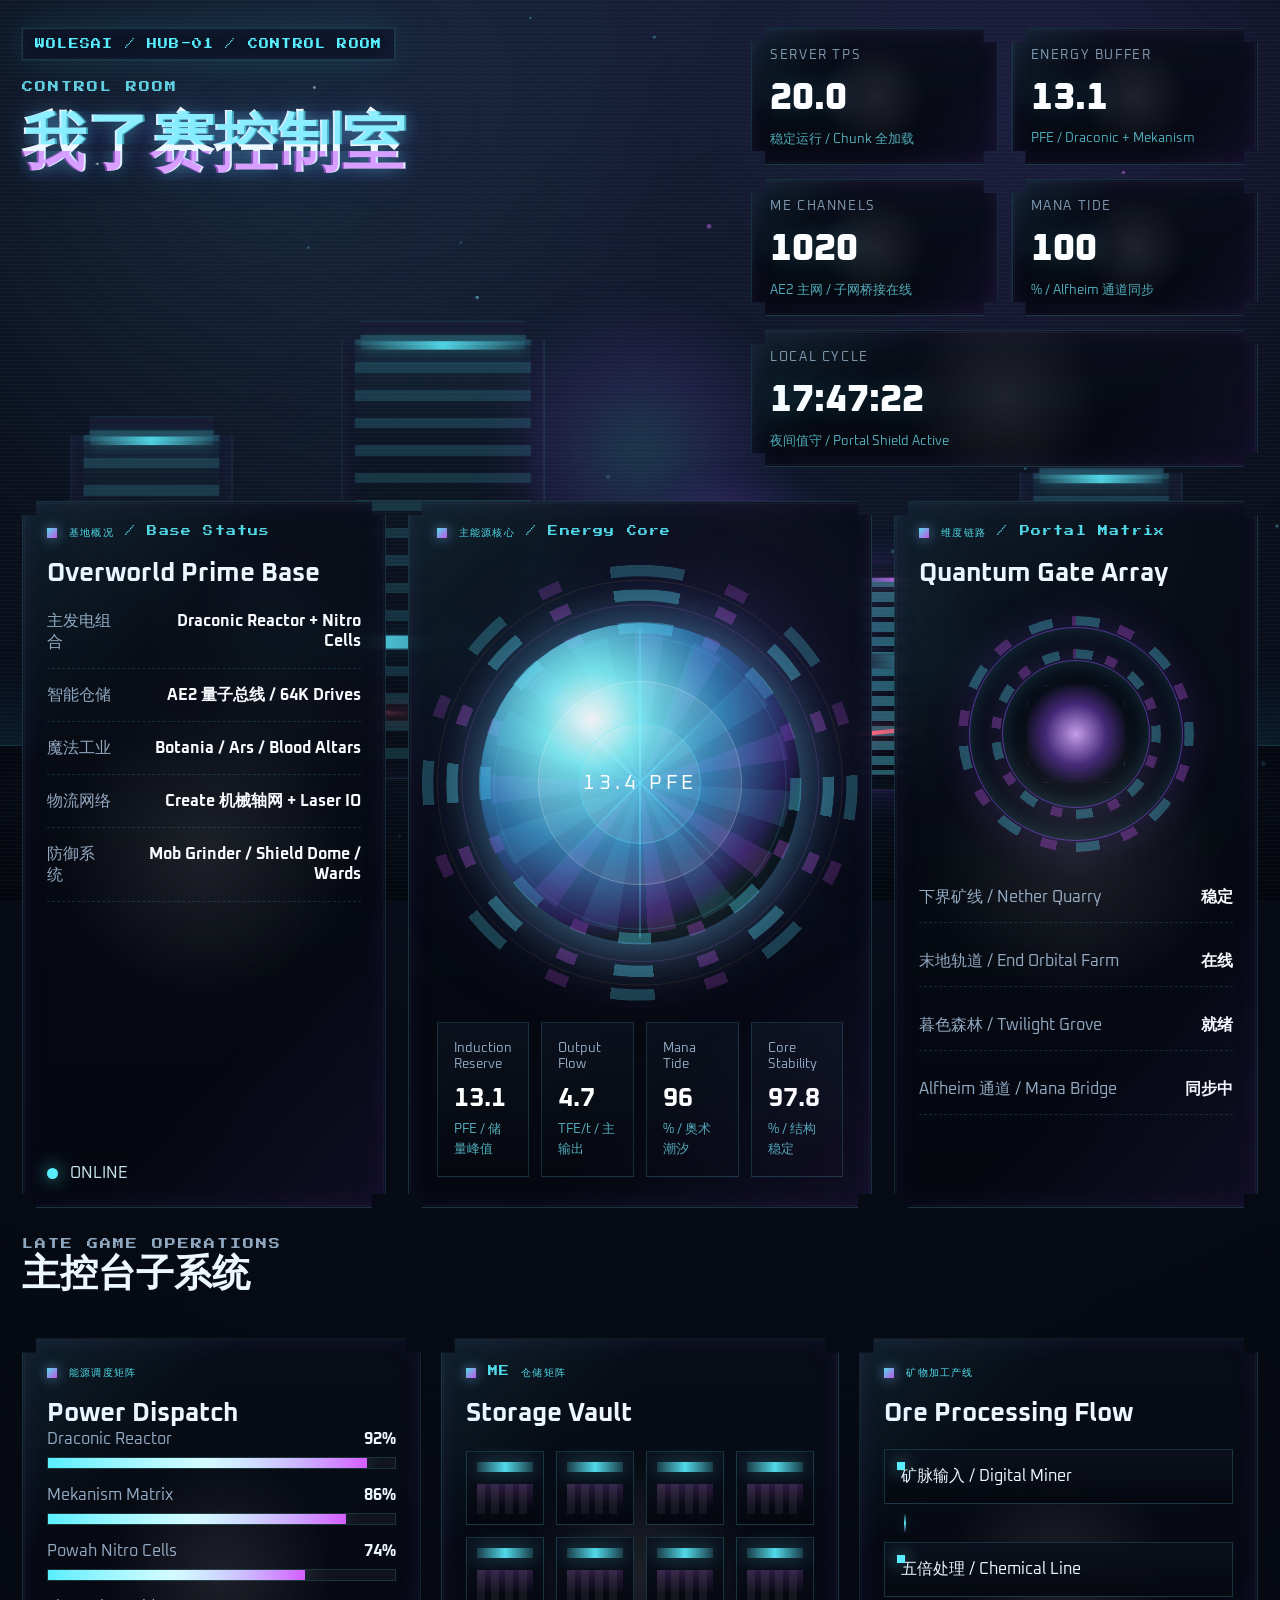
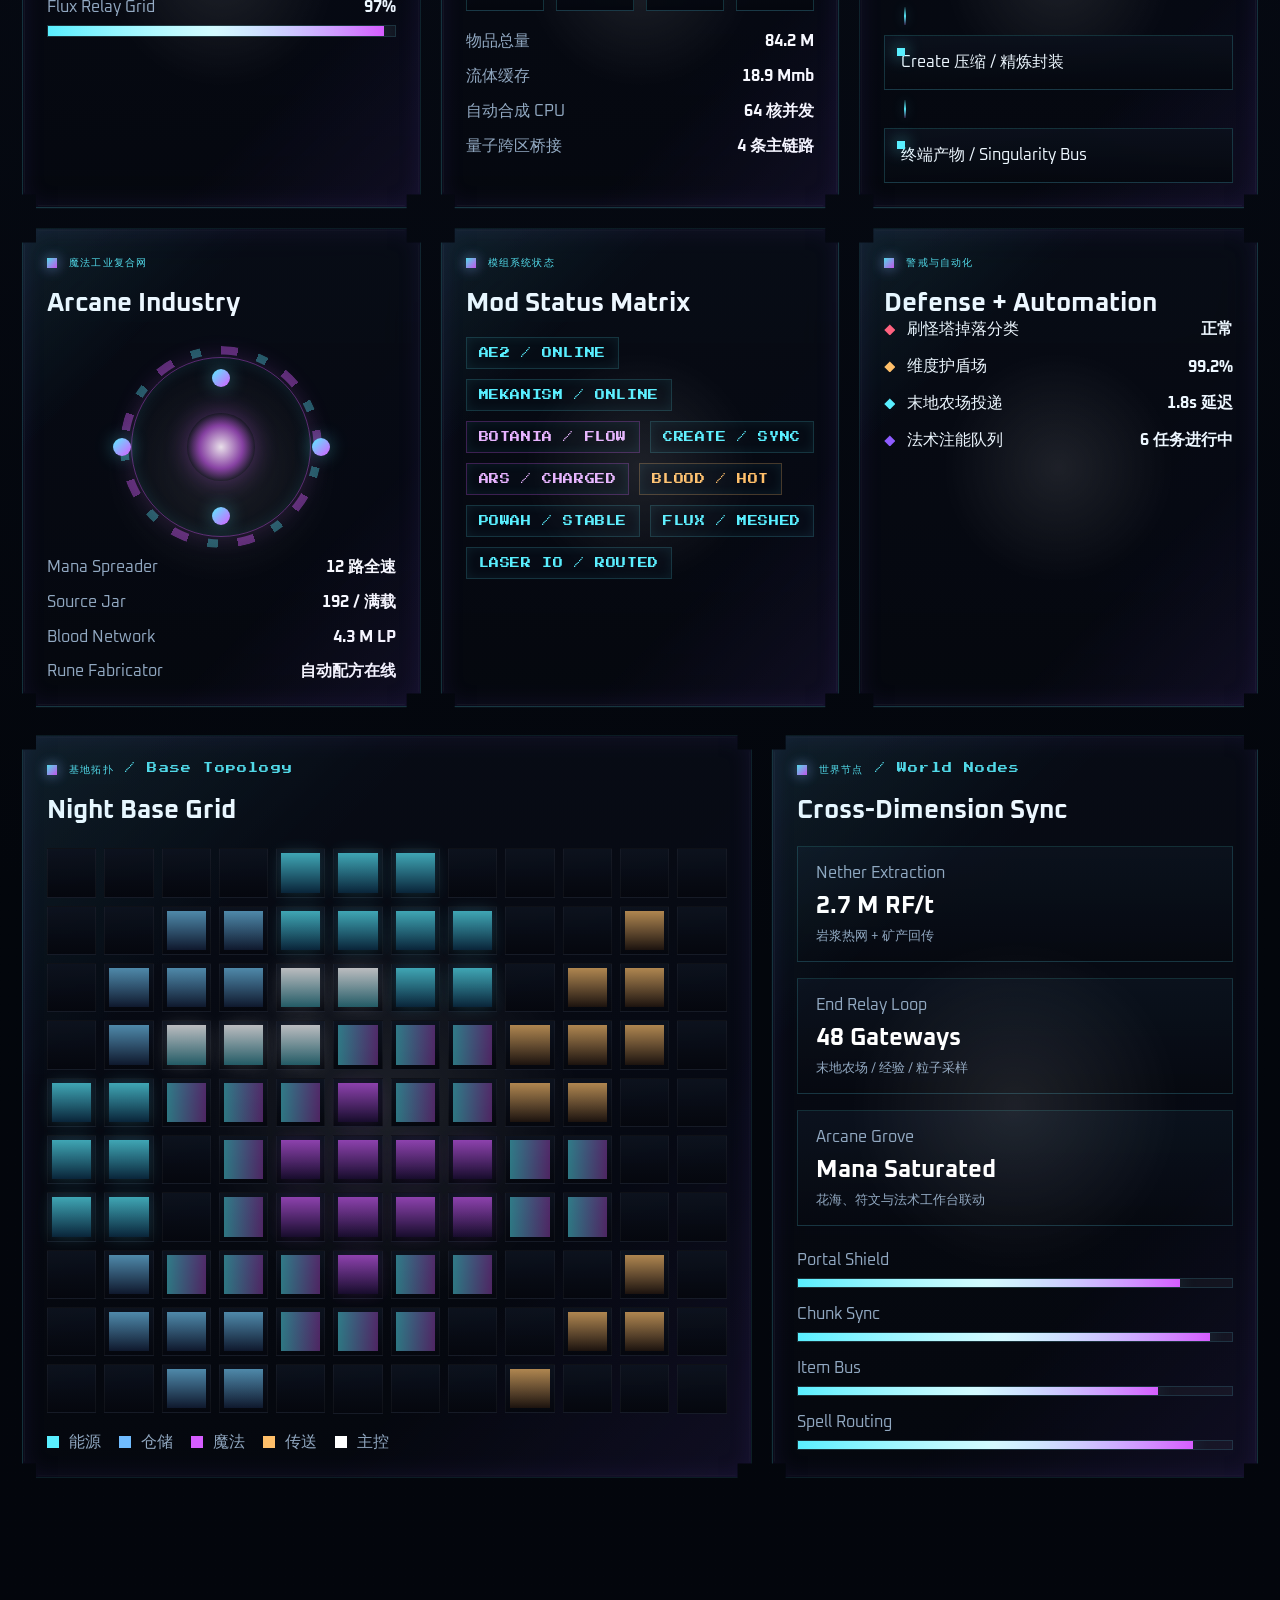
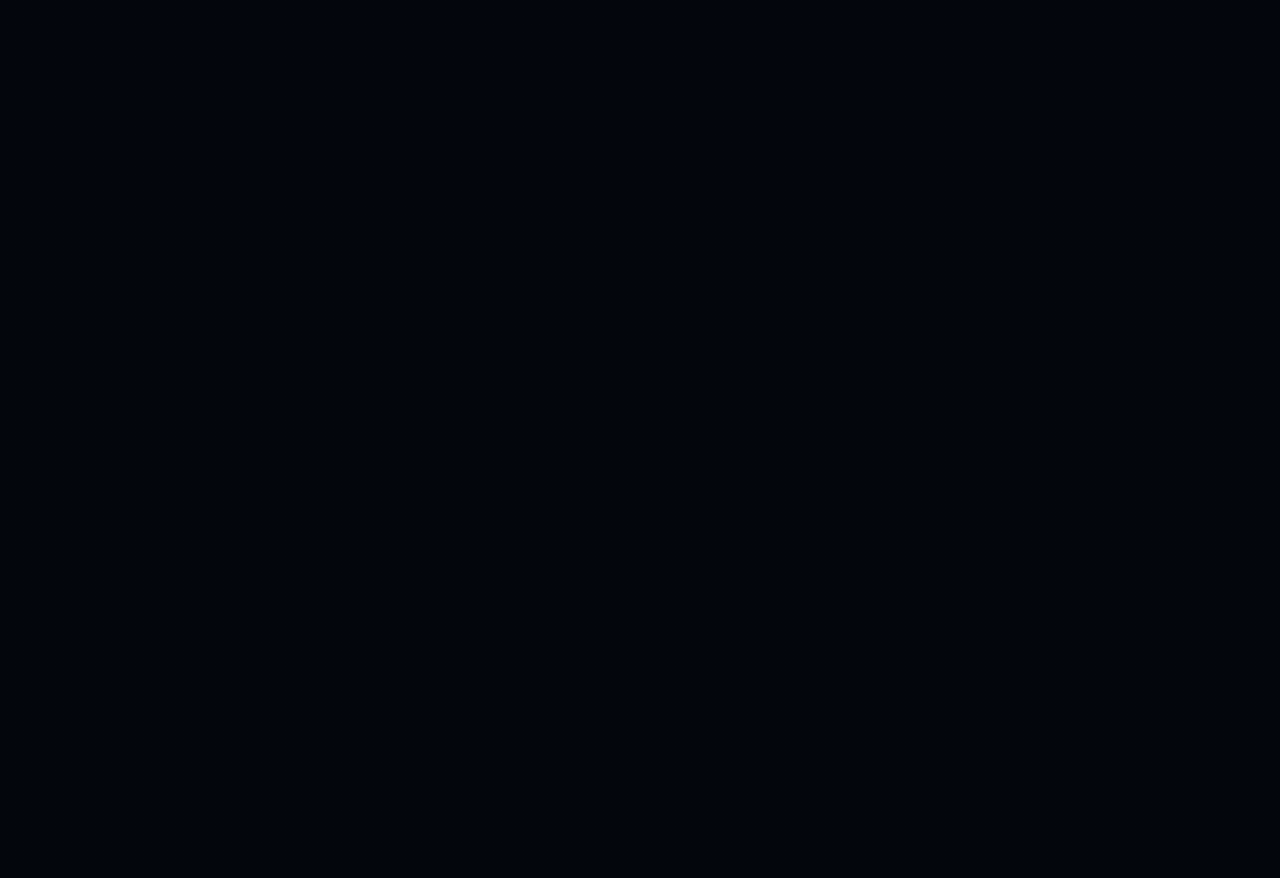
<file: index.html>
<!DOCTYPE html>
<html lang="zh-CN">
<head>
  <meta charset="UTF-8">
  <meta name="viewport" content="width=device-width, initial-scale=1.0">
  <title>我了赛控制室</title>
  <link rel="preconnect" href="https://fonts.googleapis.com">
  <link rel="preconnect" href="https://fonts.gstatic.com" crossorigin>
  <link href="https://fonts.googleapis.com/css2?family=Oxanium:wght@300;400;500;600;700;800&family=Press+Start+2P&display=swap" rel="stylesheet">
  <link rel="stylesheet" href="styles.css">
</head>
<body>
  <canvas id="particles" class="particles-canvas" aria-hidden="true"></canvas>

  <div class="background-scene" aria-hidden="true">
    <div class="starfield parallax-layer" data-depth="0.03"></div>
    <div class="sky-grid parallax-layer" data-depth="0.07"></div>

    <div class="industrial-backdrop parallax-layer" data-depth="0.15">
      <div class="horizon-glow"></div>
      <div class="base-floor"></div>
      <div class="machine tower-left"></div>
      <div class="machine tower-center"></div>
      <div class="machine tower-right"></div>
      <div class="battery bank-left"></div>
      <div class="battery bank-right"></div>
      <div class="pipe pipe-long"></div>
      <div class="pipe pipe-drop"></div>
      <div class="pipe pipe-back"></div>
      <div class="portal-arch"></div>
      <div class="redstone-line redstone-a"></div>
      <div class="redstone-line redstone-b"></div>
      <div class="spark spark-a"></div>
      <div class="spark spark-b"></div>
      <div class="spark spark-c"></div>
    </div>
  </div>

  <div class="scanlines" aria-hidden="true"></div>
  <div class="noise-layer" aria-hidden="true"></div>
  <div class="cursor-glow" aria-hidden="true"></div>

  <div class="app-shell">
    <header class="top-hud reveal">
      <div class="brand-block">
        <span class="chip">WOLESAI / HUB-01 / CONTROL ROOM</span>
        <p class="eyebrow">CONTROL ROOM</p>
        <h1 class="glitch" data-text="我了赛控制室">我了赛控制室</h1>
      </div>

      <div class="hud-metrics">
        <div class="metric">
          <span class="metric-label">SERVER TPS</span>
          <strong class="metric-value live-metric" data-base="20.0" data-variance="0.05" data-decimals="1">20.0</strong>
          <small>稳定运行 / Chunk 全加载</small>
        </div>
        <div class="metric">
          <span class="metric-label">ENERGY BUFFER</span>
          <strong class="metric-value live-metric" data-base="13.4" data-variance="0.35" data-decimals="1">13.4</strong>
          <small>PFE / Draconic + Mekanism</small>
        </div>
        <div class="metric">
          <span class="metric-label">ME CHANNELS</span>
          <strong class="metric-value live-metric" data-base="1024" data-variance="16" data-decimals="0">1024</strong>
          <small>AE2 主网 / 子网桥接在线</small>
        </div>
        <div class="metric">
          <span class="metric-label">MANA TIDE</span>
          <strong class="metric-value live-metric" data-base="98" data-variance="2.5" data-decimals="0">98</strong>
          <small>% / Alfheim 通道同步</small>
        </div>
        <div class="metric metric-wide">
          <span class="metric-label">LOCAL CYCLE</span>
          <strong class="metric-value" id="localTime">00:00:00</strong>
          <small>夜间值守 / Portal Shield Active</small>
        </div>
      </div>
    </header>

    <main class="dashboard">
      <section class="hero-grid">
        <article class="panel status-panel reveal tilt-card">
          <div class="panel-label">基地概况 / Base Status</div>
          <h2>Overworld Prime Base</h2>
          <ul class="status-list">
            <li>
              <span>主发电组合</span>
              <strong>Draconic Reactor + Nitro Cells</strong>
            </li>
            <li>
              <span>智能仓储</span>
              <strong>AE2 量子总线 / 64K Drives</strong>
            </li>
            <li>
              <span>魔法工业</span>
              <strong>Botania / Ars / Blood Altars</strong>
            </li>
            <li>
              <span>物流网络</span>
              <strong>Create 机械轴网 + Laser IO</strong>
            </li>
            <li>
              <span>防御系统</span>
              <strong>Mob Grinder / Shield Dome / Wards</strong>
            </li>
          </ul>

          <div class="panel-footer">
            <span class="pulse-dot"></span>
            ONLINE
          </div>
        </article>

        <section class="core-chamber reveal">
          <div class="panel-label">主能源核心 / Energy Core</div>

          <div class="core-wrapper">
            <div class="magic-sigil"></div>
            <div class="rune-ring rune-ring-a"></div>
            <div class="rune-ring rune-ring-b"></div>
            <div class="rune-ring rune-ring-c"></div>
            <div class="beam beam-a"></div>
            <div class="beam beam-b"></div>
            <div class="beam beam-c"></div>
            <div class="beam beam-d"></div>
            <div class="energy-orb">
              <span class="orb-inner"></span>
              <span class="orb-inner orb-inner-small"></span>
              <span class="orb-text">13.4 PFE</span>
            </div>
          </div>

          <div class="core-readouts">
            <div class="readout">
              <span>Induction Reserve</span>
              <strong class="live-number" data-target="13.4">0.0</strong>
              <small>PFE / 储量峰值</small>
            </div>
            <div class="readout">
              <span>Output Flow</span>
              <strong class="live-number" data-target="4.8">0.0</strong>
              <small>TFE/t / 主输出</small>
            </div>
            <div class="readout">
              <span>Mana Tide</span>
              <strong class="live-number" data-target="98">0</strong>
              <small>% / 奥术潮汐</small>
            </div>
            <div class="readout">
              <span>Core Stability</span>
              <strong class="live-number" data-target="99.7">0.0</strong>
              <small>% / 结构稳定</small>
            </div>
          </div>
        </section>

        <article class="panel portal-panel reveal tilt-card">
          <div class="panel-label">维度链路 / Portal Matrix</div>
          <h2>Quantum Gate Array</h2>
          <div class="portal-visual">
            <div class="portal-ring"></div>
            <div class="portal-ring inner"></div>
            <div class="portal-core"></div>
          </div>

          <div class="portal-links">
            <div class="link-row">
              <span>下界矿线 / Nether Quarry</span>
              <strong>稳定</strong>
            </div>
            <div class="link-row">
              <span>末地轨道 / End Orbital Farm</span>
              <strong>在线</strong>
            </div>
            <div class="link-row">
              <span>暮色森林 / Twilight Grove</span>
              <strong>就绪</strong>
            </div>
            <div class="link-row">
              <span>Alfheim 通道 / Mana Bridge</span>
              <strong>同步中</strong>
            </div>
          </div>
        </article>
      </section>

      <section class="section-intro reveal">
        <p class="eyebrow">LATE GAME OPERATIONS</p>
        <h2>主控台子系统</h2>
      </section>

      <section class="panel-grid">
        <article class="panel dashboard-card reveal tilt-card">
          <div class="panel-label">能源调度矩阵</div>
          <h3>Power Dispatch</h3>
          <div class="meter-list">
            <div class="meter-block">
              <div class="meter-head">
                <span>Draconic Reactor</span>
                <strong>92%</strong>
              </div>
              <div class="meter"><i style="--level: 92%;"></i></div>
            </div>
            <div class="meter-block">
              <div class="meter-head">
                <span>Mekanism Matrix</span>
                <strong>86%</strong>
              </div>
              <div class="meter"><i style="--level: 86%;"></i></div>
            </div>
            <div class="meter-block">
              <div class="meter-head">
                <span>Powah Nitro Cells</span>
                <strong>74%</strong>
              </div>
              <div class="meter"><i style="--level: 74%;"></i></div>
            </div>
            <div class="meter-block">
              <div class="meter-head">
                <span>Flux Relay Grid</span>
                <strong>97%</strong>
              </div>
              <div class="meter"><i style="--level: 97%;"></i></div>
            </div>
          </div>
        </article>

        <article class="panel dashboard-card reveal tilt-card">
          <div class="panel-label">ME 仓储矩阵</div>
          <h3>Storage Vault</h3>
          <div class="drive-bay" aria-hidden="true">
            <span></span><span></span><span></span><span></span>
            <span></span><span></span><span></span><span></span>
          </div>
          <ul class="mini-stats">
            <li><span>物品总量</span><strong>84.2 M</strong></li>
            <li><span>流体缓存</span><strong>18.9 Mmb</strong></li>
            <li><span>自动合成 CPU</span><strong>64 核并发</strong></li>
            <li><span>量子跨区桥接</span><strong>4 条主链路</strong></li>
          </ul>
        </article>

        <article class="panel dashboard-card reveal tilt-card">
          <div class="panel-label">矿物加工产线</div>
          <h3>Ore Processing Flow</h3>
          <div class="flow-track">
            <div class="flow-node">矿脉输入 / Digital Miner</div>
            <div class="flow-connector"></div>
            <div class="flow-node">五倍处理 / Chemical Line</div>
            <div class="flow-connector"></div>
            <div class="flow-node">Create 压缩 / 精炼封装</div>
            <div class="flow-connector"></div>
            <div class="flow-node">终端产物 / Singularity Bus</div>
          </div>
        </article>

        <article class="panel dashboard-card reveal tilt-card">
          <div class="panel-label">魔法工业复合网</div>
          <h3>Arcane Industry</h3>
          <div class="ritual-frame" aria-hidden="true">
            <div class="ritual-ring"></div>
            <div class="ritual-center"></div>
            <div class="ritual-node node-a"></div>
            <div class="ritual-node node-b"></div>
            <div class="ritual-node node-c"></div>
            <div class="ritual-node node-d"></div>
          </div>
          <ul class="mini-stats">
            <li><span>Mana Spreader</span><strong>12 路全速</strong></li>
            <li><span>Source Jar</span><strong>192 / 满载</strong></li>
            <li><span>Blood Network</span><strong>4.3 M LP</strong></li>
            <li><span>Rune Fabricator</span><strong>自动配方在线</strong></li>
          </ul>
        </article>

        <article class="panel dashboard-card reveal tilt-card">
          <div class="panel-label">模组系统状态</div>
          <h3>Mod Status Matrix</h3>
          <div class="status-chip-grid">
            <span class="status-chip ok">AE2 / ONLINE</span>
            <span class="status-chip ok">MEKANISM / ONLINE</span>
            <span class="status-chip magic">BOTANIA / FLOW</span>
            <span class="status-chip ok">CREATE / SYNC</span>
            <span class="status-chip magic">ARS / CHARGED</span>
            <span class="status-chip warn">BLOOD / HOT</span>
            <span class="status-chip ok">POWAH / STABLE</span>
            <span class="status-chip ok">FLUX / MESHED</span>
            <span class="status-chip ok">LASER IO / ROUTED</span>
          </div>
        </article>

        <article class="panel dashboard-card reveal tilt-card">
          <div class="panel-label">警戒与自动化</div>
          <h3>Defense + Automation</h3>
          <div class="alert-list">
            <div class="alert-item">
              <span class="alert-icon"></span>
              <span class="alert-desc">刷怪塔掉落分类</span>
              <strong>正常</strong>
            </div>
            <div class="alert-item">
              <span class="alert-icon amber"></span>
              <span class="alert-desc">维度护盾场</span>
              <strong>99.2%</strong>
            </div>
            <div class="alert-item">
              <span class="alert-icon cyan"></span>
              <span class="alert-desc">末地农场投递</span>
              <strong>1.8s 延迟</strong>
            </div>
            <div class="alert-item">
              <span class="alert-icon violet"></span>
              <span class="alert-desc">法术注能队列</span>
              <strong>6 任务进行中</strong>
            </div>
          </div>
        </article>
      </section>

      <section class="operations-grid">
        <article class="panel map-panel reveal">
          <div class="panel-label">基地拓扑 / Base Topology</div>
          <h3>Night Base Grid</h3>
          <div class="base-map" id="baseMap"></div>
          <div class="map-legend">
            <span><i class="legend energy"></i>能源</span>
            <span><i class="legend storage"></i>仓储</span>
            <span><i class="legend magic"></i>魔法</span>
            <span><i class="legend portal"></i>传送</span>
            <span><i class="legend core"></i>主控</span>
          </div>
        </article>

        <article class="panel node-panel reveal">
          <div class="panel-label">世界节点 / World Nodes</div>
          <h3>Cross-Dimension Sync</h3>

          <div class="node-stack">
            <div class="node-card">
              <span>Nether Extraction</span>
              <strong>2.7 M RF/t</strong>
              <small>岩浆热网 + 矿产回传</small>
            </div>
            <div class="node-card">
              <span>End Relay Loop</span>
              <strong>48 Gateways</strong>
              <small>末地农场 / 经验 / 粒子采样</small>
            </div>
            <div class="node-card">
              <span>Arcane Grove</span>
              <strong>Mana Saturated</strong>
              <small>花海、符文与法术工作台联动</small>
            </div>
          </div>

          <div class="sync-bars">
            <div class="sync-row">
              <span>Portal Shield</span>
              <div class="meter compact"><i style="--level: 88%;"></i></div>
            </div>
            <div class="sync-row">
              <span>Chunk Sync</span>
              <div class="meter compact"><i style="--level: 95%;"></i></div>
            </div>
            <div class="sync-row">
              <span>Item Bus</span>
              <div class="meter compact"><i style="--level: 83%;"></i></div>
            </div>
            <div class="sync-row">
              <span>Spell Routing</span>
              <div class="meter compact"><i style="--level: 91%;"></i></div>
            </div>
          </div>
        </article>
      </section>

      <section class="dimension-section">
        <div class="section-intro reveal">
          <p class="eyebrow">DIMENSION NETWORK</p>
          <h2>维度门阵列</h2>
        </div>

        <div class="dimension-grid">
          <article class="dimension-card reveal tilt-card accent-cyan">
            <span class="dim-label">NETHER</span>
            <h3>下界采掘节点</h3>
            <div class="dimension-portal"></div>
            <ul class="dimension-stats">
              <li><span>矿线温度</span><strong>高热稳定</strong></li>
              <li><span>回传速率</span><strong>12.8k items/m</strong></li>
              <li><span>风险等级</span><strong>受控</strong></li>
            </ul>
          </article>

          <article class="dimension-card reveal tilt-card accent-violet">
            <span class="dim-label">THE END</span>
            <h3>末地轨道中枢</h3>
            <div class="dimension-portal"></div>
            <ul class="dimension-stats">
              <li><span>紫颂网络</span><strong>已桥接</strong></li>
              <li><span>经验回收</span><strong>98% 效率</strong></li>
              <li><span>龙息采样</span><strong>持续收集</strong></li>
            </ul>
          </article>

          <article class="dimension-card reveal tilt-card accent-teal">
            <span class="dim-label">TWILIGHT</span>
            <h3>暮色生态实验区</h3>
            <div class="dimension-portal"></div>
            <ul class="dimension-stats">
              <li><span>Boss 路线</span><strong>已清理</strong></li>
              <li><span>魔法植培</span><strong>繁盛</strong></li>
              <li><span>材料缓存</span><strong>7.4 M</strong></li>
            </ul>
          </article>

          <article class="dimension-card reveal tilt-card accent-amber">
            <span class="dim-label">ALFHEIM</span>
            <h3>精灵域法力通道</h3>
            <div class="dimension-portal"></div>
            <ul class="dimension-stats">
              <li><span>Mana Burst</span><strong>连续投送</strong></li>
              <li><span>符文合成</span><strong>自动排程</strong></li>
              <li><span>结界纯度</span><strong>99.1%</strong></li>
            </ul>
          </article>
        </div>
      </section>

      <section class="command-console reveal">
        <div class="console-feed">
          <div class="panel-label">主控终端 / Command Feed</div>
          <h3>Console Stream</h3>
          <div class="terminal" id="terminalFeed">
            <div class="terminal-line">
              <span class="stamp">23:48:11</span>
              <span>ENERGY CORE / STABLE</span>
            </div>
            <div class="terminal-line">
              <span class="stamp">23:48:14</span>
              <span>AE2 GRID / ONLINE</span>
            </div>
            <div class="terminal-line">
              <span class="stamp">23:48:19</span>
              <span>MANA FLOW / CHARGED</span>
            </div>
            <div class="terminal-line">
              <span class="stamp">23:48:22</span>
              <span>GATE ARRAY / LOCKED</span>
            </div>
            <div class="terminal-line">
              <span class="stamp">23:48:26</span>
              <span>DEFENSE GRID / ACTIVE</span>
            </div>
          </div>
        </div>

        <div class="console-actions">
          <div class="panel-label">快速命令 / Quick Actions</div>
          <h3>Ops Controls</h3>
          <div class="action-grid">
            <button class="action-btn" type="button">重平衡能源矩阵</button>
            <button class="action-btn" type="button">刷新量子仓储索引</button>
            <button class="action-btn" type="button">启动维度门预热</button>
            <button class="action-btn" type="button">同步魔法工业网</button>
            <button class="action-btn" type="button">执行夜间防御协议</button>
            <button class="action-btn" type="button">推送基地状态快照</button>
          </div>
        </div>
      </section>
    </main>
  </div>

  <script src="script.js"></script>
</body>
</html>
</file>
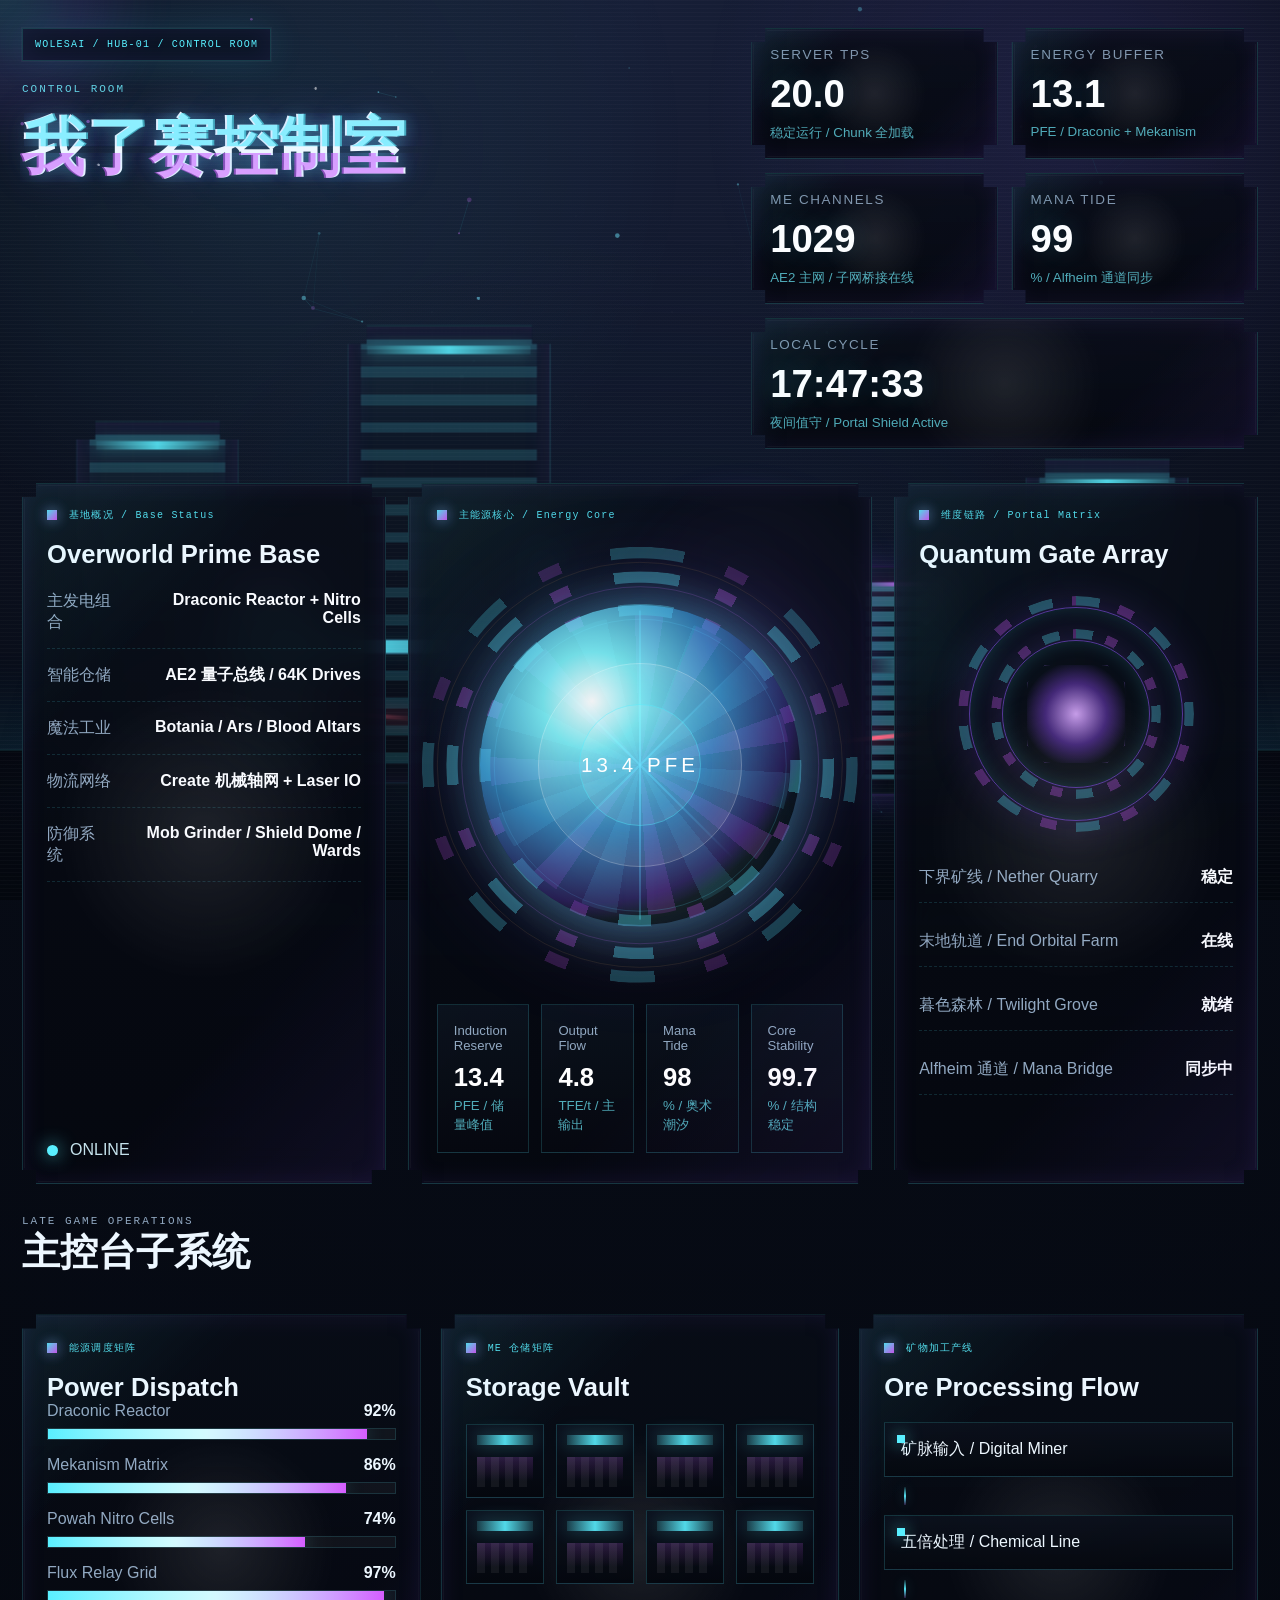
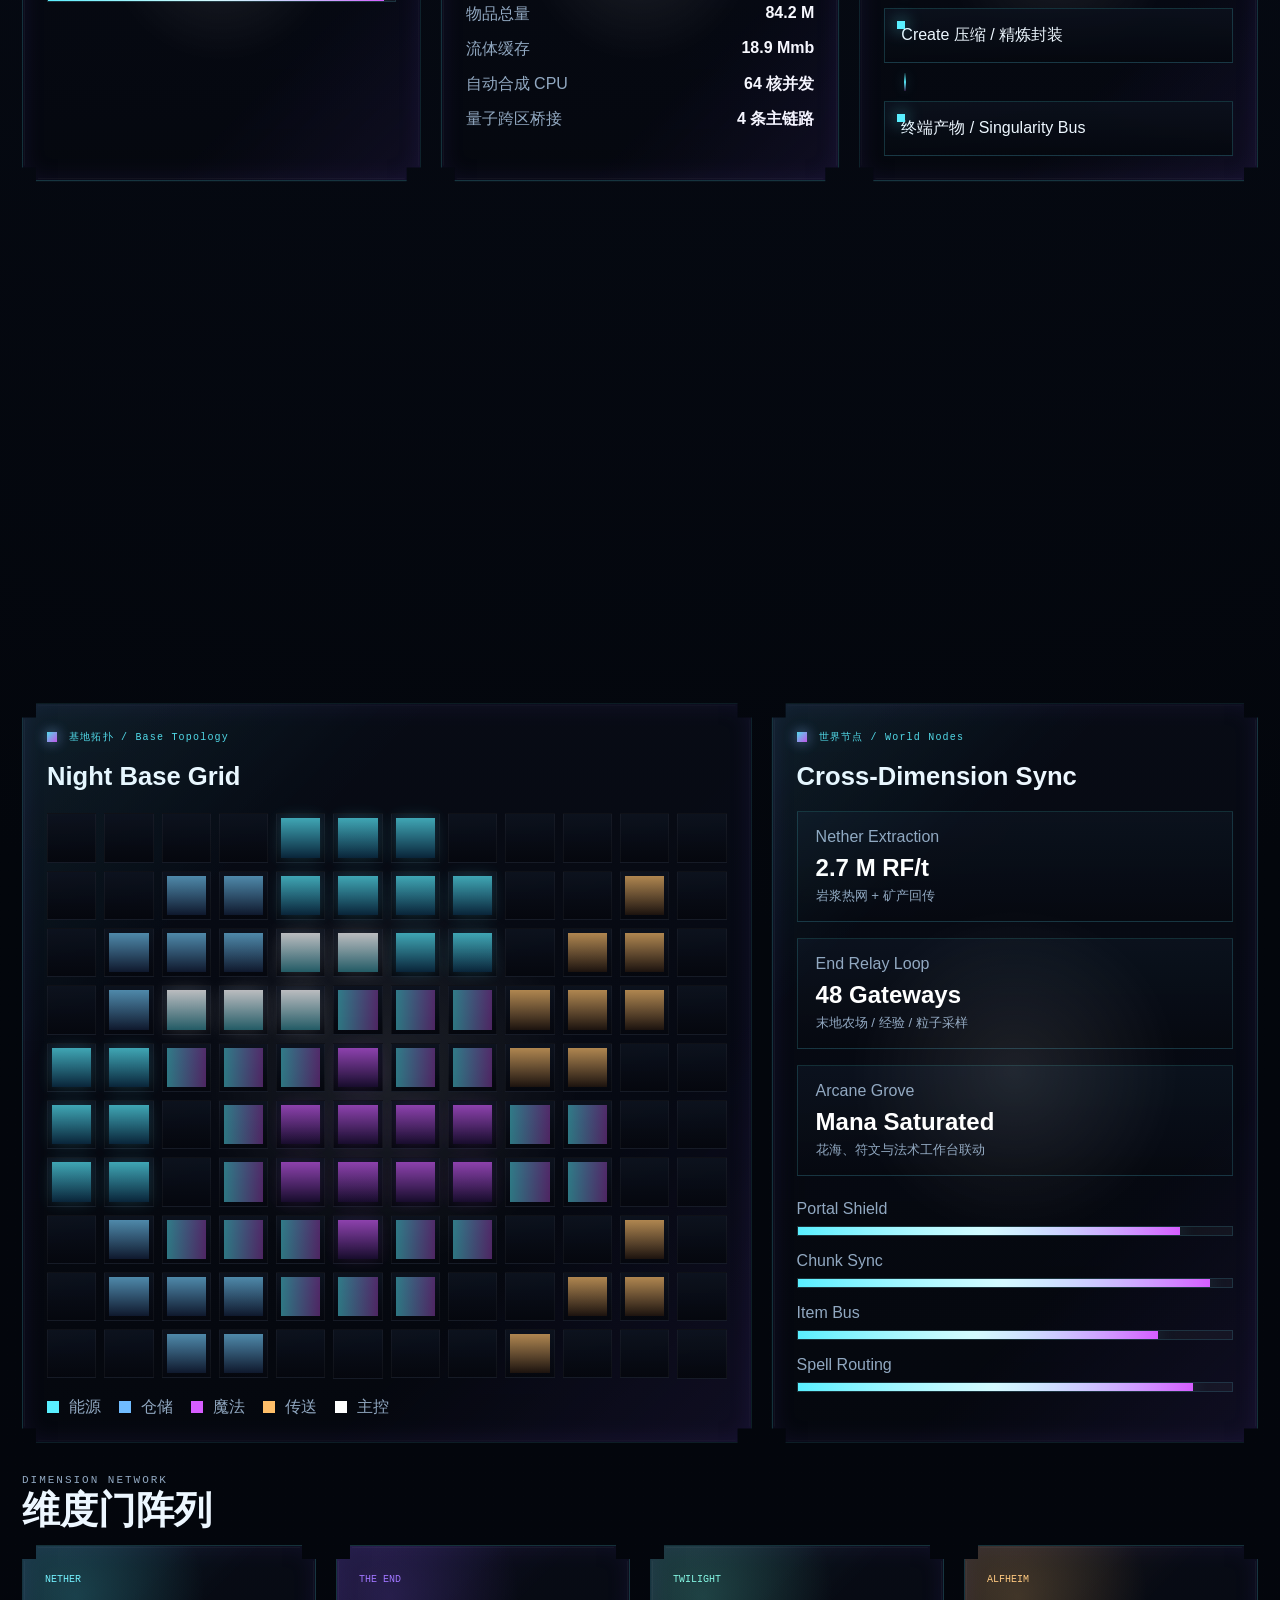
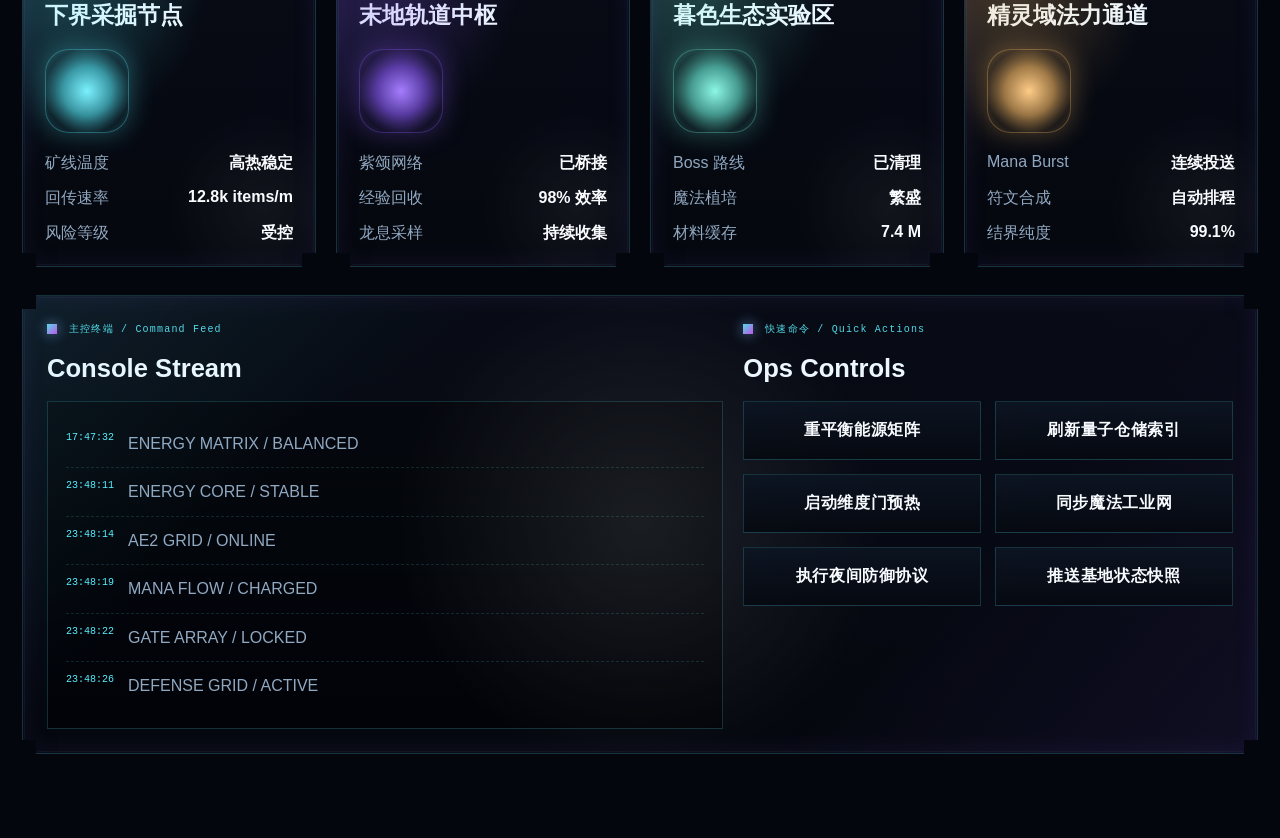
<file: docs/index.html>
<!DOCTYPE html>
<html lang="zh-CN">
<head>
  <meta charset="UTF-8">
  <meta name="viewport" content="width=device-width, initial-scale=1.0">
  <title>我了赛控制室</title>
  <link rel="stylesheet" href="styles.css">
</head>
<body>
  <canvas id="particles" class="particles-canvas" aria-hidden="true"></canvas>

  <div class="background-scene" aria-hidden="true">
    <div class="starfield parallax-layer" data-depth="0.03"></div>
    <div class="sky-grid parallax-layer" data-depth="0.07"></div>

    <div class="industrial-backdrop parallax-layer" data-depth="0.15">
      <div class="horizon-glow"></div>
      <div class="base-floor"></div>
      <div class="machine tower-left"></div>
      <div class="machine tower-center"></div>
      <div class="machine tower-right"></div>
      <div class="battery bank-left"></div>
      <div class="battery bank-right"></div>
      <div class="pipe pipe-long"></div>
      <div class="pipe pipe-drop"></div>
      <div class="pipe pipe-back"></div>
      <div class="portal-arch"></div>
      <div class="redstone-line redstone-a"></div>
      <div class="redstone-line redstone-b"></div>
      <div class="spark spark-a"></div>
      <div class="spark spark-b"></div>
      <div class="spark spark-c"></div>
    </div>
  </div>

  <div class="scanlines" aria-hidden="true"></div>
  <div class="noise-layer" aria-hidden="true"></div>
  <div class="cursor-glow" aria-hidden="true"></div>

  <div class="app-shell">
    <header class="top-hud reveal">
      <div class="brand-block">
        <span class="chip">WOLESAI / HUB-01 / CONTROL ROOM</span>
        <p class="eyebrow">CONTROL ROOM</p>
        <h1 class="glitch" data-text="我了赛控制室">我了赛控制室</h1>
      </div>

      <div class="hud-metrics">
        <div class="metric">
          <span class="metric-label">SERVER TPS</span>
          <strong class="metric-value live-metric" data-base="20.0" data-variance="0.05" data-decimals="1">20.0</strong>
          <small>稳定运行 / Chunk 全加载</small>
        </div>
        <div class="metric">
          <span class="metric-label">ENERGY BUFFER</span>
          <strong class="metric-value live-metric" data-base="13.4" data-variance="0.35" data-decimals="1">13.4</strong>
          <small>PFE / Draconic + Mekanism</small>
        </div>
        <div class="metric">
          <span class="metric-label">ME CHANNELS</span>
          <strong class="metric-value live-metric" data-base="1024" data-variance="16" data-decimals="0">1024</strong>
          <small>AE2 主网 / 子网桥接在线</small>
        </div>
        <div class="metric">
          <span class="metric-label">MANA TIDE</span>
          <strong class="metric-value live-metric" data-base="98" data-variance="2.5" data-decimals="0">98</strong>
          <small>% / Alfheim 通道同步</small>
        </div>
        <div class="metric metric-wide">
          <span class="metric-label">LOCAL CYCLE</span>
          <strong class="metric-value" id="localTime">00:00:00</strong>
          <small>夜间值守 / Portal Shield Active</small>
        </div>
      </div>
    </header>

    <main class="dashboard">
      <section class="hero-grid">
        <article class="panel status-panel reveal tilt-card">
          <div class="panel-label">基地概况 / Base Status</div>
          <h2>Overworld Prime Base</h2>
          <ul class="status-list">
            <li>
              <span>主发电组合</span>
              <strong>Draconic Reactor + Nitro Cells</strong>
            </li>
            <li>
              <span>智能仓储</span>
              <strong>AE2 量子总线 / 64K Drives</strong>
            </li>
            <li>
              <span>魔法工业</span>
              <strong>Botania / Ars / Blood Altars</strong>
            </li>
            <li>
              <span>物流网络</span>
              <strong>Create 机械轴网 + Laser IO</strong>
            </li>
            <li>
              <span>防御系统</span>
              <strong>Mob Grinder / Shield Dome / Wards</strong>
            </li>
          </ul>

          <div class="panel-footer">
            <span class="pulse-dot"></span>
            ONLINE
          </div>
        </article>

        <section class="core-chamber reveal">
          <div class="panel-label">主能源核心 / Energy Core</div>

          <div class="core-wrapper">
            <div class="magic-sigil"></div>
            <div class="rune-ring rune-ring-a"></div>
            <div class="rune-ring rune-ring-b"></div>
            <div class="rune-ring rune-ring-c"></div>
            <div class="beam beam-a"></div>
            <div class="beam beam-b"></div>
            <div class="beam beam-c"></div>
            <div class="beam beam-d"></div>
            <div class="energy-orb">
              <span class="orb-inner"></span>
              <span class="orb-inner orb-inner-small"></span>
              <span class="orb-text">13.4 PFE</span>
            </div>
          </div>

          <div class="core-readouts">
            <div class="readout">
              <span>Induction Reserve</span>
              <strong class="live-number" data-target="13.4">0.0</strong>
              <small>PFE / 储量峰值</small>
            </div>
            <div class="readout">
              <span>Output Flow</span>
              <strong class="live-number" data-target="4.8">0.0</strong>
              <small>TFE/t / 主输出</small>
            </div>
            <div class="readout">
              <span>Mana Tide</span>
              <strong class="live-number" data-target="98">0</strong>
              <small>% / 奥术潮汐</small>
            </div>
            <div class="readout">
              <span>Core Stability</span>
              <strong class="live-number" data-target="99.7">0.0</strong>
              <small>% / 结构稳定</small>
            </div>
          </div>
        </section>

        <article class="panel portal-panel reveal tilt-card">
          <div class="panel-label">维度链路 / Portal Matrix</div>
          <h2>Quantum Gate Array</h2>
          <div class="portal-visual">
            <div class="portal-ring"></div>
            <div class="portal-ring inner"></div>
            <div class="portal-core"></div>
          </div>

          <div class="portal-links">
            <div class="link-row">
              <span>下界矿线 / Nether Quarry</span>
              <strong>稳定</strong>
            </div>
            <div class="link-row">
              <span>末地轨道 / End Orbital Farm</span>
              <strong>在线</strong>
            </div>
            <div class="link-row">
              <span>暮色森林 / Twilight Grove</span>
              <strong>就绪</strong>
            </div>
            <div class="link-row">
              <span>Alfheim 通道 / Mana Bridge</span>
              <strong>同步中</strong>
            </div>
          </div>
        </article>
      </section>

      <section class="section-intro reveal">
        <p class="eyebrow">LATE GAME OPERATIONS</p>
        <h2>主控台子系统</h2>
      </section>

      <section class="panel-grid">
        <article class="panel dashboard-card reveal tilt-card">
          <div class="panel-label">能源调度矩阵</div>
          <h3>Power Dispatch</h3>
          <div class="meter-list">
            <div class="meter-block">
              <div class="meter-head">
                <span>Draconic Reactor</span>
                <strong>92%</strong>
              </div>
              <div class="meter"><i style="--level: 92%;"></i></div>
            </div>
            <div class="meter-block">
              <div class="meter-head">
                <span>Mekanism Matrix</span>
                <strong>86%</strong>
              </div>
              <div class="meter"><i style="--level: 86%;"></i></div>
            </div>
            <div class="meter-block">
              <div class="meter-head">
                <span>Powah Nitro Cells</span>
                <strong>74%</strong>
              </div>
              <div class="meter"><i style="--level: 74%;"></i></div>
            </div>
            <div class="meter-block">
              <div class="meter-head">
                <span>Flux Relay Grid</span>
                <strong>97%</strong>
              </div>
              <div class="meter"><i style="--level: 97%;"></i></div>
            </div>
          </div>
        </article>

        <article class="panel dashboard-card reveal tilt-card">
          <div class="panel-label">ME 仓储矩阵</div>
          <h3>Storage Vault</h3>
          <div class="drive-bay" aria-hidden="true">
            <span></span><span></span><span></span><span></span>
            <span></span><span></span><span></span><span></span>
          </div>
          <ul class="mini-stats">
            <li><span>物品总量</span><strong>84.2 M</strong></li>
            <li><span>流体缓存</span><strong>18.9 Mmb</strong></li>
            <li><span>自动合成 CPU</span><strong>64 核并发</strong></li>
            <li><span>量子跨区桥接</span><strong>4 条主链路</strong></li>
          </ul>
        </article>

        <article class="panel dashboard-card reveal tilt-card">
          <div class="panel-label">矿物加工产线</div>
          <h3>Ore Processing Flow</h3>
          <div class="flow-track">
            <div class="flow-node">矿脉输入 / Digital Miner</div>
            <div class="flow-connector"></div>
            <div class="flow-node">五倍处理 / Chemical Line</div>
            <div class="flow-connector"></div>
            <div class="flow-node">Create 压缩 / 精炼封装</div>
            <div class="flow-connector"></div>
            <div class="flow-node">终端产物 / Singularity Bus</div>
          </div>
        </article>

        <article class="panel dashboard-card reveal tilt-card">
          <div class="panel-label">魔法工业复合网</div>
          <h3>Arcane Industry</h3>
          <div class="ritual-frame" aria-hidden="true">
            <div class="ritual-ring"></div>
            <div class="ritual-center"></div>
            <div class="ritual-node node-a"></div>
            <div class="ritual-node node-b"></div>
            <div class="ritual-node node-c"></div>
            <div class="ritual-node node-d"></div>
          </div>
          <ul class="mini-stats">
            <li><span>Mana Spreader</span><strong>12 路全速</strong></li>
            <li><span>Source Jar</span><strong>192 / 满载</strong></li>
            <li><span>Blood Network</span><strong>4.3 M LP</strong></li>
            <li><span>Rune Fabricator</span><strong>自动配方在线</strong></li>
          </ul>
        </article>

        <article class="panel dashboard-card reveal tilt-card">
          <div class="panel-label">模组系统状态</div>
          <h3>Mod Status Matrix</h3>
          <div class="status-chip-grid">
            <span class="status-chip ok">AE2 / ONLINE</span>
            <span class="status-chip ok">MEKANISM / ONLINE</span>
            <span class="status-chip magic">BOTANIA / FLOW</span>
            <span class="status-chip ok">CREATE / SYNC</span>
            <span class="status-chip magic">ARS / CHARGED</span>
            <span class="status-chip warn">BLOOD / HOT</span>
            <span class="status-chip ok">POWAH / STABLE</span>
            <span class="status-chip ok">FLUX / MESHED</span>
            <span class="status-chip ok">LASER IO / ROUTED</span>
          </div>
        </article>

        <article class="panel dashboard-card reveal tilt-card">
          <div class="panel-label">警戒与自动化</div>
          <h3>Defense + Automation</h3>
          <div class="alert-list">
            <div class="alert-item">
              <span class="alert-icon"></span>
              <span class="alert-desc">刷怪塔掉落分类</span>
              <strong>正常</strong>
            </div>
            <div class="alert-item">
              <span class="alert-icon amber"></span>
              <span class="alert-desc">维度护盾场</span>
              <strong>99.2%</strong>
            </div>
            <div class="alert-item">
              <span class="alert-icon cyan"></span>
              <span class="alert-desc">末地农场投递</span>
              <strong>1.8s 延迟</strong>
            </div>
            <div class="alert-item">
              <span class="alert-icon violet"></span>
              <span class="alert-desc">法术注能队列</span>
              <strong>6 任务进行中</strong>
            </div>
          </div>
        </article>
      </section>

      <section class="operations-grid">
        <article class="panel map-panel reveal">
          <div class="panel-label">基地拓扑 / Base Topology</div>
          <h3>Night Base Grid</h3>
          <div class="base-map" id="baseMap"></div>
          <div class="map-legend">
            <span><i class="legend energy"></i>能源</span>
            <span><i class="legend storage"></i>仓储</span>
            <span><i class="legend magic"></i>魔法</span>
            <span><i class="legend portal"></i>传送</span>
            <span><i class="legend core"></i>主控</span>
          </div>
        </article>

        <article class="panel node-panel reveal">
          <div class="panel-label">世界节点 / World Nodes</div>
          <h3>Cross-Dimension Sync</h3>

          <div class="node-stack">
            <div class="node-card">
              <span>Nether Extraction</span>
              <strong>2.7 M RF/t</strong>
              <small>岩浆热网 + 矿产回传</small>
            </div>
            <div class="node-card">
              <span>End Relay Loop</span>
              <strong>48 Gateways</strong>
              <small>末地农场 / 经验 / 粒子采样</small>
            </div>
            <div class="node-card">
              <span>Arcane Grove</span>
              <strong>Mana Saturated</strong>
              <small>花海、符文与法术工作台联动</small>
            </div>
          </div>

          <div class="sync-bars">
            <div class="sync-row">
              <span>Portal Shield</span>
              <div class="meter compact"><i style="--level: 88%;"></i></div>
            </div>
            <div class="sync-row">
              <span>Chunk Sync</span>
              <div class="meter compact"><i style="--level: 95%;"></i></div>
            </div>
            <div class="sync-row">
              <span>Item Bus</span>
              <div class="meter compact"><i style="--level: 83%;"></i></div>
            </div>
            <div class="sync-row">
              <span>Spell Routing</span>
              <div class="meter compact"><i style="--level: 91%;"></i></div>
            </div>
          </div>
        </article>
      </section>

      <section class="dimension-section">
        <div class="section-intro reveal">
          <p class="eyebrow">DIMENSION NETWORK</p>
          <h2>维度门阵列</h2>
        </div>

        <div class="dimension-grid">
          <article class="dimension-card reveal tilt-card accent-cyan">
            <span class="dim-label">NETHER</span>
            <h3>下界采掘节点</h3>
            <div class="dimension-portal"></div>
            <ul class="dimension-stats">
              <li><span>矿线温度</span><strong>高热稳定</strong></li>
              <li><span>回传速率</span><strong>12.8k items/m</strong></li>
              <li><span>风险等级</span><strong>受控</strong></li>
            </ul>
          </article>

          <article class="dimension-card reveal tilt-card accent-violet">
            <span class="dim-label">THE END</span>
            <h3>末地轨道中枢</h3>
            <div class="dimension-portal"></div>
            <ul class="dimension-stats">
              <li><span>紫颂网络</span><strong>已桥接</strong></li>
              <li><span>经验回收</span><strong>98% 效率</strong></li>
              <li><span>龙息采样</span><strong>持续收集</strong></li>
            </ul>
          </article>

          <article class="dimension-card reveal tilt-card accent-teal">
            <span class="dim-label">TWILIGHT</span>
            <h3>暮色生态实验区</h3>
            <div class="dimension-portal"></div>
            <ul class="dimension-stats">
              <li><span>Boss 路线</span><strong>已清理</strong></li>
              <li><span>魔法植培</span><strong>繁盛</strong></li>
              <li><span>材料缓存</span><strong>7.4 M</strong></li>
            </ul>
          </article>

          <article class="dimension-card reveal tilt-card accent-amber">
            <span class="dim-label">ALFHEIM</span>
            <h3>精灵域法力通道</h3>
            <div class="dimension-portal"></div>
            <ul class="dimension-stats">
              <li><span>Mana Burst</span><strong>连续投送</strong></li>
              <li><span>符文合成</span><strong>自动排程</strong></li>
              <li><span>结界纯度</span><strong>99.1%</strong></li>
            </ul>
          </article>
        </div>
      </section>

      <section class="command-console reveal">
        <div class="console-feed">
          <div class="panel-label">主控终端 / Command Feed</div>
          <h3>Console Stream</h3>
          <div class="terminal" id="terminalFeed">
            <div class="terminal-line">
              <span class="stamp">23:48:11</span>
              <span>ENERGY CORE / STABLE</span>
            </div>
            <div class="terminal-line">
              <span class="stamp">23:48:14</span>
              <span>AE2 GRID / ONLINE</span>
            </div>
            <div class="terminal-line">
              <span class="stamp">23:48:19</span>
              <span>MANA FLOW / CHARGED</span>
            </div>
            <div class="terminal-line">
              <span class="stamp">23:48:22</span>
              <span>GATE ARRAY / LOCKED</span>
            </div>
            <div class="terminal-line">
              <span class="stamp">23:48:26</span>
              <span>DEFENSE GRID / ACTIVE</span>
            </div>
          </div>
        </div>

        <div class="console-actions">
          <div class="panel-label">快速命令 / Quick Actions</div>
          <h3>Ops Controls</h3>
          <div class="action-grid">
            <button class="action-btn" type="button">重平衡能源矩阵</button>
            <button class="action-btn" type="button">刷新量子仓储索引</button>
            <button class="action-btn" type="button">启动维度门预热</button>
            <button class="action-btn" type="button">同步魔法工业网</button>
            <button class="action-btn" type="button">执行夜间防御协议</button>
            <button class="action-btn" type="button">推送基地状态快照</button>
          </div>
        </div>
      </section>
    </main>
  </div>

  <script src="script.js"></script>
</body>
</html>
</file>
<file: styles.css>
:root {
  --bg-0: #02040a;
  --bg-1: #060a13;
  --bg-2: #0b1220;
  --panel: rgba(9, 14, 24, 0.78);
  --panel-strong: rgba(6, 9, 18, 0.92);
  --line: rgba(98, 229, 255, 0.18);
  --line-strong: rgba(98, 229, 255, 0.38);
  --cyan: #59efff;
  --cyan-strong: #1ef2ff;
  --teal: #6ef5df;
  --violet: #8e5cff;
  --purple: #d65dff;
  --amber: #ffbf69;
  --red: #ff627f;
  --text: #edf7ff;
  --muted: #91a8c1;
  --shadow:
    0 0 0 1px rgba(255, 255, 255, 0.03),
    0 0 36px rgba(45, 216, 255, 0.12),
    inset 0 0 24px rgba(142, 92, 255, 0.1);
}

* {
  box-sizing: border-box;
}

html {
  scroll-behavior: smooth;
}

body {
  margin: 0;
  min-height: 100vh;
  overflow-x: hidden;
  color: var(--text);
  font-family: "Oxanium", "Microsoft YaHei", sans-serif;
  background:
    radial-gradient(circle at 50% 0%, rgba(39, 52, 91, 0.58) 0%, rgba(9, 14, 26, 0.72) 26%, rgba(3, 6, 12, 0.98) 62%),
    linear-gradient(180deg, #010206 0%, #040811 100%);
}

body::before {
  content: "";
  position: fixed;
  inset: 0;
  background:
    radial-gradient(circle at 20% 16%, rgba(89, 239, 255, 0.08), transparent 34%),
    radial-gradient(circle at 84% 12%, rgba(142, 92, 255, 0.1), transparent 28%),
    radial-gradient(circle at 50% 100%, rgba(13, 34, 58, 0.4), transparent 60%);
  pointer-events: none;
  z-index: 0;
}

.particles-canvas,
.background-scene,
.scanlines,
.noise-layer,
.cursor-glow {
  position: fixed;
  inset: 0;
  pointer-events: none;
}

.particles-canvas {
  z-index: 0;
  opacity: 0.96;
}

.background-scene {
  z-index: 0;
  overflow: hidden;
}

.parallax-layer {
  position: absolute;
  inset: 0;
  transform: translate3d(0, 0, 0) scale(1.06);
  will-change: transform;
}

.starfield {
  opacity: 0.72;
  background-image:
    radial-gradient(circle at 10% 20%, rgba(255, 255, 255, 0.82) 0 1px, transparent 1.4px),
    radial-gradient(circle at 38% 34%, rgba(117, 223, 255, 0.76) 0 1.3px, transparent 1.6px),
    radial-gradient(circle at 78% 16%, rgba(255, 255, 255, 0.76) 0 1px, transparent 1.5px),
    radial-gradient(circle at 62% 46%, rgba(190, 128, 255, 0.7) 0 1.4px, transparent 1.8px),
    radial-gradient(circle at 90% 32%, rgba(255, 255, 255, 0.78) 0 1px, transparent 1.4px),
    radial-gradient(circle at 26% 12%, rgba(255, 255, 255, 0.78) 0 1px, transparent 1.4px);
}

.sky-grid::before {
  content: "";
  position: absolute;
  inset: 0;
  background:
    radial-gradient(circle at 58% 40%, rgba(147, 97, 255, 0.18), transparent 0 24%),
    radial-gradient(circle at 42% 36%, rgba(89, 239, 255, 0.14), transparent 0 20%);
  filter: blur(18px);
}

.sky-grid::after {
  content: "";
  position: absolute;
  left: -12%;
  right: -12%;
  bottom: -12vh;
  height: 42vh;
  opacity: 0.22;
  transform: perspective(900px) rotateX(82deg);
  transform-origin: bottom;
  background:
    linear-gradient(to top, rgba(89, 239, 255, 0.14), transparent 55%),
    repeating-linear-gradient(to right, rgba(89, 239, 255, 0.12) 0 1px, transparent 1px 84px),
    repeating-linear-gradient(to top, rgba(89, 239, 255, 0.12) 0 1px, transparent 1px 58px);
}

.industrial-backdrop {
  inset: auto 0 0;
  height: 62vh;
  overflow: visible;
}

.horizon-glow {
  position: absolute;
  left: 14%;
  right: 14%;
  bottom: 12vh;
  height: 20vh;
  background:
    radial-gradient(circle, rgba(90, 239, 255, 0.14), transparent 58%),
    radial-gradient(circle at 60% 45%, rgba(146, 92, 255, 0.18), transparent 48%);
  filter: blur(18px);
}

.base-floor {
  position: absolute;
  left: -6%;
  right: -6%;
  bottom: 0;
  height: 18vh;
  border-top: 1px solid rgba(89, 239, 255, 0.18);
  background:
    linear-gradient(180deg, rgba(8, 12, 21, 0.3), rgba(4, 7, 13, 0.95)),
    repeating-linear-gradient(90deg, rgba(255, 255, 255, 0.03) 0 1px, transparent 1px 64px),
    repeating-linear-gradient(0deg, rgba(255, 255, 255, 0.03) 0 1px, transparent 1px 64px);
  box-shadow:
    0 -28px 72px rgba(50, 210, 255, 0.1),
    inset 0 24px 32px rgba(0, 0, 0, 0.28);
}

.machine,
.battery,
.portal-arch,
.pipe,
.redstone-line,
.spark {
  position: absolute;
}

.machine {
  bottom: 14.5vh;
  border: 1px solid rgba(98, 229, 255, 0.18);
  clip-path: polygon(0 18px, 18px 18px, 18px 0, calc(100% - 18px) 0, calc(100% - 18px) 18px, 100% 18px, 100% calc(100% - 18px), calc(100% - 18px) calc(100% - 18px), calc(100% - 18px) 100%, 18px 100%, 18px calc(100% - 18px), 0 calc(100% - 18px));
  background:
    linear-gradient(180deg, rgba(18, 26, 44, 0.94), rgba(7, 12, 21, 0.98)),
    repeating-linear-gradient(90deg, rgba(255, 255, 255, 0.04) 0 2px, transparent 2px 26px);
  box-shadow:
    0 0 36px rgba(45, 216, 255, 0.12),
    inset 0 0 26px rgba(143, 92, 255, 0.1);
}

.machine::before {
  content: "";
  position: absolute;
  inset: 12px;
  background:
    linear-gradient(180deg, rgba(89, 239, 255, 0.24), transparent 28%),
    repeating-linear-gradient(180deg, rgba(89, 239, 255, 0.55) 0 10px, transparent 10px 26px);
  opacity: 0.28;
}

.machine::after {
  content: "";
  position: absolute;
  inset: 18px auto auto 18px;
  width: calc(100% - 36px);
  height: 8px;
  background: linear-gradient(90deg, rgba(89, 239, 255, 0.15), rgba(89, 239, 255, 0.85), rgba(89, 239, 255, 0.15));
  box-shadow: 0 0 14px rgba(89, 239, 255, 0.28);
}

.tower-left {
  left: 8%;
  width: min(12vw, 178px);
  height: 38vh;
}

.tower-center {
  left: 28%;
  width: min(15vw, 236px);
  height: 48vh;
}

.tower-right {
  right: 10%;
  width: min(12vw, 170px);
  height: 34vh;
}

.battery {
  bottom: 13.2vh;
  width: min(9vw, 130px);
  height: 24vh;
  border: 1px solid rgba(146, 92, 255, 0.24);
  background:
    linear-gradient(180deg, rgba(14, 18, 34, 0.94), rgba(6, 9, 17, 0.98)),
    repeating-linear-gradient(180deg, rgba(214, 93, 255, 0.08) 0 2px, transparent 2px 14px);
  box-shadow:
    0 0 32px rgba(146, 92, 255, 0.16),
    inset 0 0 24px rgba(89, 239, 255, 0.08);
}

.battery::before {
  content: "";
  position: absolute;
  inset: 14px;
  background:
    linear-gradient(180deg, rgba(255, 255, 255, 0.12), transparent 22%),
    repeating-linear-gradient(180deg, rgba(89, 239, 255, 0.76) 0 9px, transparent 9px 14px);
  opacity: 0.46;
}

.battery::after {
  content: "";
  position: absolute;
  left: 16px;
  right: 16px;
  top: 14px;
  height: 4px;
  background: linear-gradient(90deg, rgba(214, 93, 255, 0.1), rgba(214, 93, 255, 0.9), rgba(214, 93, 255, 0.1));
  box-shadow: 0 0 18px rgba(214, 93, 255, 0.32);
}

.bank-left {
  left: 18%;
}

.bank-right {
  right: 26%;
}

.portal-arch {
  right: 34%;
  bottom: 14.5vh;
  width: min(17vw, 280px);
  height: min(20vw, 330px);
  min-width: 220px;
  min-height: 260px;
  border-radius: 180px 180px 20px 20px;
  border: 2px solid rgba(146, 92, 255, 0.45);
  background:
    radial-gradient(circle at 50% 46%, rgba(180, 112, 255, 0.42), rgba(90, 32, 151, 0.28) 44%, rgba(0, 0, 0, 0) 74%),
    linear-gradient(180deg, rgba(255, 255, 255, 0.08), transparent 28%);
  box-shadow:
    0 0 42px rgba(146, 92, 255, 0.28),
    inset 0 0 70px rgba(146, 92, 255, 0.2);
}

.portal-arch::before {
  content: "";
  position: absolute;
  inset: 26px;
  border-radius: inherit;
  background:
    repeating-conic-gradient(from 0deg, rgba(89, 239, 255, 0.22) 0 10deg, transparent 10deg 22deg, rgba(214, 93, 255, 0.22) 22deg 32deg, transparent 32deg 48deg),
    radial-gradient(circle, rgba(124, 86, 255, 0.48), transparent 65%);
  filter: blur(0.4px);
  animation: portal-spin 20s linear infinite;
}

.portal-arch::after {
  content: "";
  position: absolute;
  inset: 14px;
  border-radius: inherit;
  border: 1px solid rgba(89, 239, 255, 0.24);
}

.pipe {
  height: 14px;
  border: 1px solid rgba(98, 229, 255, 0.18);
  background:
    linear-gradient(90deg, rgba(12, 18, 30, 0.94), rgba(36, 89, 118, 0.92), rgba(12, 18, 30, 0.94));
  box-shadow:
    0 0 20px rgba(45, 216, 255, 0.12),
    inset 0 0 12px rgba(255, 255, 255, 0.08);
  overflow: hidden;
}

.pipe::after {
  content: "";
  position: absolute;
  inset: 0;
  background: linear-gradient(90deg, transparent, rgba(89, 239, 255, 0.75), transparent);
  animation: flow 4.6s linear infinite;
}

.pipe-long {
  left: 16%;
  bottom: 28vh;
  width: 28%;
}

.pipe-drop {
  left: 42%;
  bottom: 24vh;
  width: 14px;
  height: 16vh;
}

.pipe-back {
  right: 18%;
  bottom: 26vh;
  width: 16%;
}

.redstone-line {
  height: 4px;
  border-radius: 999px;
  background: linear-gradient(90deg, rgba(255, 98, 127, 0), rgba(255, 98, 127, 0.98), rgba(255, 98, 127, 0));
  box-shadow: 0 0 16px rgba(255, 98, 127, 0.48);
  animation: pulse-line 3.2s ease-in-out infinite;
}

.redstone-a {
  left: 12%;
  width: 22%;
  bottom: 22vh;
  transform: rotate(4deg);
}

.redstone-b {
  right: 24%;
  width: 18%;
  bottom: 19vh;
  transform: rotate(-6deg);
}

.spark {
  width: 8px;
  height: 8px;
  border-radius: 50%;
  background: rgba(89, 239, 255, 0.9);
  box-shadow: 0 0 16px rgba(89, 239, 255, 0.75);
  animation: drift 5.2s ease-in-out infinite;
}

.spark-a {
  left: 36%;
  bottom: 34vh;
}

.spark-b {
  right: 29%;
  bottom: 31vh;
  animation-delay: -1.7s;
}

.spark-c {
  right: 42%;
  bottom: 26vh;
  background: rgba(214, 93, 255, 0.9);
  box-shadow: 0 0 16px rgba(214, 93, 255, 0.8);
  animation-delay: -3.1s;
}

.scanlines {
  z-index: 2;
  opacity: 0.09;
  mix-blend-mode: screen;
  background: repeating-linear-gradient(to bottom, rgba(255, 255, 255, 0.2) 0 1px, transparent 1px 4px);
  animation: scan 16s linear infinite;
}

.noise-layer {
  z-index: 2;
  opacity: 0.07;
  mix-blend-mode: screen;
  background-image:
    radial-gradient(circle at 20% 20%, rgba(255, 255, 255, 0.1) 0 1px, transparent 1px),
    radial-gradient(circle at 80% 30%, rgba(255, 255, 255, 0.12) 0 1px, transparent 1px),
    radial-gradient(circle at 60% 76%, rgba(255, 255, 255, 0.08) 0 1px, transparent 1px);
  background-size: 180px 180px, 240px 240px, 210px 210px;
}

.cursor-glow {
  z-index: 1;
  width: 300px;
  height: 300px;
  border-radius: 50%;
  background: radial-gradient(circle, rgba(89, 239, 255, 0.16), rgba(146, 92, 255, 0.12) 38%, transparent 72%);
  transform: translate(-50%, -50%);
  filter: blur(18px);
}

.app-shell {
  position: relative;
  z-index: 3;
  width: min(1460px, calc(100% - 44px));
  margin: 0 auto;
  padding: 28px 0 84px;
}

.top-hud,
.hero-grid,
.panel-grid,
.operations-grid,
.dimension-grid,
.command-console {
  position: relative;
}

.top-hud {
  display: grid;
  grid-template-columns: 1.28fr 0.92fr;
  gap: 24px;
  align-items: start;
  margin-bottom: 34px;
}

.chip,
.eyebrow,
.panel-label,
.status-chip,
.dim-label,
.stamp {
  font-family: "Press Start 2P", monospace;
}

.chip {
  display: inline-flex;
  align-items: center;
  gap: 10px;
  padding: 10px 12px;
  font-size: 10px;
  color: var(--cyan);
  letter-spacing: 0.12em;
  background: rgba(8, 16, 28, 0.72);
  border: 1px solid rgba(89, 239, 255, 0.18);
  box-shadow: var(--shadow);
}

.eyebrow {
  margin: 22px 0 18px;
  font-size: 11px;
  color: rgba(111, 239, 255, 0.86);
  letter-spacing: 0.18em;
}

.brand-block h1,
.section-intro h2 {
  margin: 0;
  line-height: 1.08;
}

.brand-block h1 {
  font-size: clamp(2.65rem, 5vw, 4.85rem);
  max-width: 12ch;
  text-transform: uppercase;
  text-shadow:
    0 0 18px rgba(89, 239, 255, 0.22),
    0 0 46px rgba(146, 92, 255, 0.18);
}

.glitch {
  position: relative;
  animation: title-glow 4.8s ease-in-out infinite;
}

.glitch::before,
.glitch::after {
  content: attr(data-text);
  position: absolute;
  inset: 0;
  pointer-events: none;
}

.glitch::before {
  color: rgba(89, 239, 255, 0.6);
  transform: translate(2px, 0);
  clip-path: inset(0 0 52% 0);
  animation: glitch-top 3.8s infinite linear alternate-reverse;
}

.glitch::after {
  color: rgba(214, 93, 255, 0.55);
  transform: translate(-2px, 0);
  clip-path: inset(58% 0 0 0);
  animation: glitch-bottom 3.1s infinite linear alternate-reverse;
}

.subtitle,
.section-intro p,
.panel-copy,
.card-note,
.terminal-line span:last-child {
  color: var(--muted);
  line-height: 1.72;
}

.subtitle {
  max-width: 820px;
  margin: 24px 0 0;
  font-size: 1.05rem;
}

.hud-metrics {
  display: grid;
  grid-template-columns: repeat(2, minmax(0, 1fr));
  gap: 14px;
}

.metric,
.panel,
.core-chamber,
.dimension-card,
.command-console {
  position: relative;
  overflow: hidden;
  border: 1px solid rgba(89, 239, 255, 0.18);
  clip-path: polygon(0 14px, 14px 14px, 14px 0, calc(100% - 14px) 0, calc(100% - 14px) 14px, 100% 14px, 100% calc(100% - 14px), calc(100% - 14px) calc(100% - 14px), calc(100% - 14px) 100%, 14px 100%, 14px calc(100% - 14px), 0 calc(100% - 14px));
  background:
    linear-gradient(180deg, rgba(9, 13, 23, 0.86), rgba(5, 8, 15, 0.95)),
    linear-gradient(135deg, rgba(89, 239, 255, 0.06), transparent 36%, rgba(146, 92, 255, 0.05));
  backdrop-filter: blur(20px);
  box-shadow: var(--shadow);
}

.metric::before,
.panel::before,
.core-chamber::before,
.dimension-card::before,
.command-console::before {
  content: "";
  position: absolute;
  inset: 0;
  pointer-events: none;
  background:
    radial-gradient(circle at var(--mx, 50%) var(--my, 50%), rgba(255, 255, 255, 0.14), transparent 38%),
    linear-gradient(135deg, rgba(89, 239, 255, 0.12), transparent 26%, transparent 70%, rgba(146, 92, 255, 0.12));
  opacity: 0.68;
}

.metric::after,
.panel::after,
.core-chamber::after,
.dimension-card::after,
.command-console::after {
  content: "";
  position: absolute;
  inset: 1px;
  border: 1px solid rgba(255, 255, 255, 0.03);
  clip-path: inherit;
  pointer-events: none;
}

.metric {
  padding: 18px 18px 16px;
  min-height: 128px;
}

.metric-wide {
  grid-column: span 2;
}

.metric-label {
  display: block;
  margin-bottom: 10px;
  font-size: 0.84rem;
  letter-spacing: 0.12em;
  color: rgba(145, 168, 193, 0.88);
}

.metric-value {
  display: block;
  font-size: clamp(1.9rem, 3vw, 2.7rem);
  font-weight: 800;
  color: #fbfdff;
  text-shadow: 0 0 24px rgba(89, 239, 255, 0.2);
}

.metric small {
  display: block;
  margin-top: 8px;
  color: rgba(111, 239, 255, 0.7);
}

.dashboard {
  display: grid;
  gap: 28px;
}

.hero-grid {
  display: grid;
  grid-template-columns: 1.05fr 1.34fr 1.05fr;
  gap: 22px;
  align-items: stretch;
}

.panel,
.dashboard-card,
.map-panel,
.node-panel,
.command-console {
  padding: 24px;
}

.status-panel,
.portal-panel {
  min-height: 640px;
  display: flex;
  flex-direction: column;
}

.panel-label {
  display: inline-flex;
  align-items: center;
  gap: 12px;
  margin-bottom: 18px;
  font-size: 10px;
  color: var(--cyan);
  letter-spacing: 0.12em;
  opacity: 0.9;
}

.panel-label::before {
  content: "";
  width: 10px;
  height: 10px;
  background: linear-gradient(135deg, var(--cyan), var(--purple));
  box-shadow:
    0 0 14px rgba(89, 239, 255, 0.5),
    0 0 14px rgba(214, 93, 255, 0.32);
}

.panel h2,
.panel h3,
.node-panel h3,
.command-console h3 {
  margin: 0;
  font-size: clamp(1.38rem, 2vw, 1.82rem);
}

.panel-copy {
  margin: 14px 0 0;
}

.status-list,
.mini-stats,
.dimension-stats {
  list-style: none;
  padding: 0;
  margin: 0;
}

.status-list {
  display: grid;
  gap: 16px;
  margin-top: 22px;
}

.status-list li,
.mini-stats li,
.dimension-stats li {
  display: flex;
  justify-content: space-between;
  gap: 16px;
}

.status-list li {
  padding-bottom: 15px;
  border-bottom: 1px dashed rgba(89, 239, 255, 0.14);
}

.status-list span,
.mini-stats span,
.dimension-stats span,
.link-row span,
.meter-head span,
.sync-row span {
  color: var(--muted);
}

.status-list strong,
.mini-stats strong,
.dimension-stats strong,
.link-row strong {
  text-align: right;
  color: #f9fbff;
}

.panel-footer {
  display: flex;
  align-items: center;
  gap: 12px;
  margin-top: auto;
  padding-top: 20px;
  color: rgba(214, 245, 255, 0.92);
}

.pulse-dot {
  width: 11px;
  height: 11px;
  border-radius: 50%;
  background: var(--cyan);
  box-shadow: 0 0 18px rgba(89, 239, 255, 0.86);
  animation: ping 2s infinite;
}

.core-chamber {
  padding: 24px 28px 30px;
  min-height: 640px;
  display: grid;
  grid-template-rows: auto 1fr auto;
}

.core-wrapper {
  position: relative;
  display: grid;
  place-items: center;
  min-height: 430px;
  margin: 10px 0 24px;
  isolation: isolate;
}

.energy-orb,
.magic-sigil,
.rune-ring {
  position: absolute;
  border-radius: 50%;
}

.energy-orb {
  width: min(320px, 66vw);
  aspect-ratio: 1;
  display: grid;
  place-items: center;
  background:
    radial-gradient(circle at 35% 30%, rgba(255, 255, 255, 0.94) 0%, rgba(129, 247, 255, 0.88) 16%, rgba(69, 179, 255, 0.58) 42%, rgba(76, 38, 158, 0.38) 66%, rgba(0, 0, 0, 0) 72%);
  box-shadow:
    0 0 52px rgba(89, 239, 255, 0.36),
    0 0 110px rgba(146, 92, 255, 0.25);
  animation: float 6s ease-in-out infinite;
}

.energy-orb::before {
  content: "";
  position: absolute;
  inset: -18%;
  border-radius: inherit;
  background: radial-gradient(circle, rgba(89, 239, 255, 0.18), transparent 64%);
  filter: blur(12px);
  z-index: -1;
}

.orb-inner {
  position: absolute;
  inset: 18%;
  border-radius: 50%;
  border: 1px solid rgba(255, 255, 255, 0.28);
  box-shadow: inset 0 0 42px rgba(255, 255, 255, 0.16);
  animation: pulse 3.2s ease-in-out infinite;
}

.orb-inner-small {
  inset: 31%;
  border-color: rgba(89, 239, 255, 0.42);
  animation-duration: 2.6s;
}

.orb-text {
  position: relative;
  z-index: 1;
  font-size: clamp(1rem, 1.6vw, 1.3rem);
  color: #ffffff;
  letter-spacing: 0.2em;
  text-shadow:
    0 0 12px rgba(89, 239, 255, 0.42),
    0 0 22px rgba(146, 92, 255, 0.38);
}

.magic-sigil {
  width: min(74%, 380px);
  aspect-ratio: 1;
  background:
    repeating-conic-gradient(from 22deg, rgba(214, 93, 255, 0.22) 0 11deg, transparent 11deg 23deg, rgba(89, 239, 255, 0.16) 23deg 37deg, transparent 37deg 48deg),
    radial-gradient(circle, rgba(214, 93, 255, 0.08), transparent 68%);
  opacity: 0.8;
  filter: blur(0.4px);
  animation: magic-spin 13s linear infinite;
}

.rune-ring {
  inset: 50% auto auto 50%;
  transform: translate(-50%, -50%);
  border: 1px solid rgba(89, 239, 255, 0.18);
}

.rune-ring::before {
  content: "";
  position: absolute;
  inset: -16px;
  border-radius: inherit;
  background: repeating-conic-gradient(from 0deg, rgba(89, 239, 255, 0.8) 0 12deg, transparent 12deg 24deg, rgba(214, 93, 255, 0.66) 24deg 30deg, transparent 30deg 44deg);
  -webkit-mask: radial-gradient(farthest-side, transparent calc(100% - 12px), #000 calc(100% - 11px));
  mask: radial-gradient(farthest-side, transparent calc(100% - 12px), #000 calc(100% - 11px));
  opacity: 0.42;
}

.rune-ring-a {
  width: min(72%, 360px);
  aspect-ratio: 1;
  animation: ring-spin 18s linear infinite;
}

.rune-ring-b {
  width: min(88%, 430px);
  aspect-ratio: 1;
  border-color: rgba(214, 93, 255, 0.18);
  animation: ring-spin-reverse 26s linear infinite;
}

.rune-ring-c {
  width: min(100%, 500px);
  aspect-ratio: 1;
  border-color: rgba(255, 191, 105, 0.14);
  opacity: 0.7;
  animation: ring-spin 34s linear infinite;
}

.beam {
  position: absolute;
  background: linear-gradient(180deg, transparent, rgba(89, 239, 255, 0.95), transparent);
  box-shadow: 0 0 24px rgba(89, 239, 255, 0.32);
  opacity: 0.56;
}

.beam-a,
.beam-b {
  inset: 50% auto auto 50%;
}

.beam-a {
  width: 2px;
  height: 76%;
  transform: translate(-50%, -50%);
}

.beam-b {
  width: 76%;
  height: 2px;
  transform: translate(-50%, -50%) rotate(90deg);
}

.beam-c,
.beam-d {
  width: 2px;
  height: 62%;
  left: 50%;
  top: 50%;
}

.beam-c {
  transform: translate(-50%, -50%) rotate(45deg);
}

.beam-d {
  transform: translate(-50%, -50%) rotate(-45deg);
}

.core-readouts {
  display: grid;
  grid-template-columns: repeat(4, minmax(0, 1fr));
  gap: 12px;
}

.readout {
  padding: 18px 16px;
  border: 1px solid rgba(89, 239, 255, 0.16);
  background:
    linear-gradient(180deg, rgba(11, 18, 30, 0.9), rgba(6, 8, 15, 0.96)),
    linear-gradient(120deg, rgba(89, 239, 255, 0.05), transparent 40%);
}

.readout span {
  display: block;
  font-size: 0.82rem;
  color: var(--muted);
}

.readout strong {
  display: block;
  margin: 10px 0 4px;
  font-size: clamp(1.6rem, 2vw, 2rem);
  color: #ffffff;
}

.readout small {
  color: rgba(111, 239, 255, 0.7);
}

.portal-panel .portal-visual {
  position: relative;
  height: 230px;
  margin: 30px 0 24px;
  display: grid;
  place-items: center;
}

.portal-ring {
  position: absolute;
  width: 214px;
  height: 214px;
  border-radius: 50%;
  border: 1px solid rgba(146, 92, 255, 0.56);
  box-shadow:
    0 0 44px rgba(146, 92, 255, 0.22),
    inset 0 0 18px rgba(89, 239, 255, 0.16);
  animation: portal-spin 14s linear infinite;
}

.portal-ring::before {
  content: "";
  position: absolute;
  inset: -12px;
  border-radius: inherit;
  background: repeating-conic-gradient(from 0deg, rgba(89, 239, 255, 0.62) 0 12deg, transparent 12deg 22deg, rgba(214, 93, 255, 0.62) 22deg 30deg, transparent 30deg 42deg);
  -webkit-mask: radial-gradient(farthest-side, transparent calc(100% - 10px), #000 calc(100% - 9px));
  mask: radial-gradient(farthest-side, transparent calc(100% - 10px), #000 calc(100% - 9px));
  opacity: 0.46;
}

.portal-ring.inner {
  width: 148px;
  height: 148px;
  animation: portal-spin-reverse 10s linear infinite;
}

.portal-core {
  width: 98px;
  height: 98px;
  border-radius: 24px;
  background:
    radial-gradient(circle, rgba(218, 172, 255, 0.9), rgba(131, 69, 224, 0.48) 44%, rgba(0, 0, 0, 0) 76%);
  box-shadow:
    0 0 28px rgba(214, 93, 255, 0.45),
    0 0 58px rgba(89, 239, 255, 0.2);
  clip-path: polygon(18% 0, 82% 0, 100% 18%, 100% 82%, 82% 100%, 18% 100%, 0 82%, 0 18%);
  animation: pulse 3.2s ease-in-out infinite;
}

.portal-links {
  display: grid;
  gap: 14px;
}

.link-row {
  display: flex;
  justify-content: space-between;
  gap: 12px;
  padding: 14px 0;
  border-bottom: 1px dashed rgba(89, 239, 255, 0.14);
}

.section-intro {
  max-width: 760px;
}

.section-intro h2 {
  font-size: clamp(1.9rem, 3vw, 3rem);
  margin-bottom: 14px;
}

.section-intro p {
  margin: 0;
}

.panel-grid {
  display: grid;
  grid-template-columns: repeat(3, minmax(0, 1fr));
  gap: 20px;
}

.dashboard-card {
  min-height: 340px;
}

.meter-list,
.alert-list,
.node-stack,
.sync-bars {
  display: grid;
  gap: 16px;
}

.meter-block {
  display: grid;
  gap: 8px;
}

.meter-head {
  display: flex;
  justify-content: space-between;
  gap: 12px;
}

.meter {
  height: 12px;
  overflow: hidden;
  border: 1px solid rgba(89, 239, 255, 0.14);
  background: rgba(255, 255, 255, 0.04);
}

.meter.compact {
  height: 10px;
}

.meter i {
  display: block;
  width: var(--level);
  height: 100%;
  position: relative;
  background: linear-gradient(90deg, var(--cyan), #9bf7ff 48%, var(--purple));
  box-shadow: 0 0 20px rgba(89, 239, 255, 0.28);
}

.meter i::after {
  content: "";
  position: absolute;
  inset: 0;
  background: linear-gradient(90deg, transparent, rgba(255, 255, 255, 0.56), transparent);
  animation: shimmer 2.8s linear infinite;
}

.drive-bay {
  display: grid;
  grid-template-columns: repeat(4, minmax(0, 1fr));
  gap: 12px;
  margin: 22px 0 20px;
}

.drive-bay span {
  display: block;
  position: relative;
  height: 74px;
  border: 1px solid rgba(89, 239, 255, 0.18);
  background:
    linear-gradient(180deg, rgba(11, 17, 29, 0.94), rgba(4, 7, 14, 0.98)),
    linear-gradient(120deg, rgba(146, 92, 255, 0.08), transparent 50%);
}

.drive-bay span::before {
  content: "";
  position: absolute;
  left: 10px;
  right: 10px;
  top: 10px;
  height: 10px;
  background: linear-gradient(90deg, rgba(89, 239, 255, 0.2), rgba(89, 239, 255, 0.9), rgba(89, 239, 255, 0.2));
  box-shadow: 0 0 18px rgba(89, 239, 255, 0.28);
}

.drive-bay span::after {
  content: "";
  position: absolute;
  left: 10px;
  right: 10px;
  bottom: 10px;
  height: 30px;
  background:
    repeating-linear-gradient(90deg, rgba(255, 255, 255, 0.06) 0 8px, transparent 8px 14px),
    linear-gradient(180deg, rgba(214, 93, 255, 0.18), transparent 80%);
}

.mini-stats {
  display: grid;
  gap: 14px;
}

.flow-track {
  display: grid;
  gap: 10px;
  margin-top: 20px;
}

.flow-node {
  position: relative;
  padding: 16px;
  border: 1px solid rgba(89, 239, 255, 0.18);
  background:
    linear-gradient(180deg, rgba(11, 16, 28, 0.9), rgba(5, 8, 15, 0.98)),
    linear-gradient(120deg, rgba(89, 239, 255, 0.06), transparent 48%);
}

.flow-node::before {
  content: "";
  position: absolute;
  left: 12px;
  top: 12px;
  width: 8px;
  height: 8px;
  background: var(--cyan);
  box-shadow: 0 0 16px rgba(89, 239, 255, 0.76);
}

.flow-connector {
  width: 2px;
  height: 18px;
  margin-left: 20px;
  background: linear-gradient(180deg, rgba(89, 239, 255, 0.1), rgba(89, 239, 255, 0.95), rgba(214, 93, 255, 0.18));
  box-shadow: 0 0 12px rgba(89, 239, 255, 0.28);
}

.ritual-frame {
  position: relative;
  display: grid;
  place-items: center;
  height: 220px;
  margin-top: 18px;
}

.ritual-ring,
.ritual-center,
.ritual-node {
  position: absolute;
  border-radius: 50%;
}

.ritual-ring {
  width: 180px;
  height: 180px;
  border: 1px solid rgba(214, 93, 255, 0.4);
  box-shadow:
    0 0 24px rgba(214, 93, 255, 0.16),
    inset 0 0 16px rgba(89, 239, 255, 0.12);
}

.ritual-ring::before {
  content: "";
  position: absolute;
  inset: -12px;
  border-radius: inherit;
  background: repeating-conic-gradient(from 0deg, rgba(214, 93, 255, 0.4) 0 10deg, transparent 10deg 22deg, rgba(89, 239, 255, 0.34) 22deg 28deg, transparent 28deg 40deg);
  -webkit-mask: radial-gradient(farthest-side, transparent calc(100% - 9px), #000 calc(100% - 8px));
  mask: radial-gradient(farthest-side, transparent calc(100% - 9px), #000 calc(100% - 8px));
  animation: portal-spin 12s linear infinite;
}

.ritual-center {
  width: 68px;
  height: 68px;
  background: radial-gradient(circle, rgba(255, 244, 255, 0.9), rgba(214, 93, 255, 0.58) 45%, rgba(0, 0, 0, 0) 72%);
  box-shadow: 0 0 24px rgba(214, 93, 255, 0.32);
}

.ritual-node {
  width: 18px;
  height: 18px;
  background: linear-gradient(135deg, var(--cyan), var(--purple));
  box-shadow: 0 0 18px rgba(89, 239, 255, 0.38);
}

.node-a { top: 32px; }
.node-b { right: 66px; }
.node-c { bottom: 32px; }
.node-d { left: 66px; }

.status-chip-grid {
  display: flex;
  flex-wrap: wrap;
  gap: 10px;
  margin-top: 18px;
}

.status-chip {
  padding: 10px 12px;
  font-size: 10px;
  letter-spacing: 0.06em;
  border: 1px solid rgba(89, 239, 255, 0.18);
  background: rgba(7, 13, 22, 0.84);
  color: var(--cyan);
  box-shadow: inset 0 0 12px rgba(89, 239, 255, 0.08);
}

.status-chip.warn {
  color: var(--amber);
  border-color: rgba(255, 191, 105, 0.26);
}

.status-chip.magic {
  color: #e7b3ff;
  border-color: rgba(214, 93, 255, 0.26);
}

.card-note {
  margin-top: 18px;
}

.alert-item {
  display: grid;
  grid-template-columns: auto 1fr auto;
  gap: 12px;
  align-items: center;
}

.alert-icon {
  width: 11px;
  height: 11px;
  background: var(--red);
  box-shadow: 0 0 14px rgba(255, 98, 127, 0.7);
  clip-path: polygon(50% 0%, 100% 50%, 50% 100%, 0% 50%);
}

.alert-icon.amber {
  background: var(--amber);
  box-shadow: 0 0 14px rgba(255, 191, 105, 0.6);
}

.alert-icon.cyan {
  background: var(--cyan);
  box-shadow: 0 0 14px rgba(89, 239, 255, 0.74);
}

.alert-icon.violet {
  background: var(--violet);
  box-shadow: 0 0 14px rgba(142, 92, 255, 0.72);
}

.operations-grid {
  display: grid;
  grid-template-columns: 1.32fr 0.88fr;
  gap: 20px;
}

.map-panel,
.node-panel {
  min-height: 420px;
}

.base-map {
  display: grid;
  grid-template-columns: repeat(12, minmax(0, 1fr));
  gap: 8px;
  margin-top: 22px;
}

.map-cell {
  position: relative;
  aspect-ratio: 1;
  border: 1px solid rgba(255, 255, 255, 0.04);
  background:
    linear-gradient(180deg, rgba(12, 18, 30, 0.95), rgba(5, 7, 14, 1)),
    linear-gradient(135deg, rgba(255, 255, 255, 0.04), transparent);
}

.map-cell::before {
  content: "";
  position: absolute;
  inset: 4px;
  opacity: 0.82;
}

.map-cell.energy::before {
  background: linear-gradient(180deg, rgba(89, 239, 255, 0.82), rgba(23, 125, 187, 0.3));
  box-shadow: 0 0 16px rgba(89, 239, 255, 0.22);
}

.map-cell.storage::before {
  background: linear-gradient(180deg, rgba(119, 209, 255, 0.76), rgba(53, 92, 166, 0.24));
}

.map-cell.magic::before {
  background: linear-gradient(180deg, rgba(214, 93, 255, 0.78), rgba(100, 34, 166, 0.24));
  box-shadow: 0 0 16px rgba(214, 93, 255, 0.16);
}

.map-cell.portal::before {
  background: linear-gradient(180deg, rgba(255, 191, 105, 0.82), rgba(120, 64, 12, 0.24));
}

.map-cell.core::before {
  background: linear-gradient(180deg, rgba(255, 255, 255, 0.88), rgba(89, 239, 255, 0.44));
  box-shadow: 0 0 18px rgba(255, 255, 255, 0.2);
}

.map-cell.link::before {
  background: linear-gradient(90deg, rgba(89, 239, 255, 0.58), rgba(214, 93, 255, 0.42));
}

.map-legend {
  display: flex;
  flex-wrap: wrap;
  gap: 14px 18px;
  margin-top: 18px;
  color: var(--muted);
}

.map-legend span {
  display: inline-flex;
  align-items: center;
  gap: 10px;
}

.legend {
  width: 12px;
  height: 12px;
  display: inline-block;
}

.legend.energy { background: var(--cyan); }
.legend.storage { background: #70bcff; }
.legend.magic { background: var(--purple); }
.legend.portal { background: var(--amber); }
.legend.core { background: #ffffff; }

.node-stack {
  margin: 20px 0 24px;
}

.node-card {
  padding: 16px 18px;
  border: 1px solid rgba(89, 239, 255, 0.16);
  background:
    linear-gradient(180deg, rgba(11, 18, 30, 0.92), rgba(6, 9, 16, 0.98)),
    linear-gradient(120deg, rgba(214, 93, 255, 0.06), transparent 46%);
}

.node-card span,
.node-card small {
  color: var(--muted);
}

.node-card strong {
  display: block;
  margin: 8px 0 4px;
  font-size: 1.5rem;
  color: #ffffff;
}

.sync-row {
  display: grid;
  gap: 8px;
}

.dimension-grid {
  display: grid;
  grid-template-columns: repeat(4, minmax(0, 1fr));
  gap: 20px;
}

.dimension-card {
  --accent: var(--cyan);
  padding: 22px;
  min-height: 286px;
}

.dimension-card::before {
  background:
    radial-gradient(circle at 18% 16%, color-mix(in srgb, var(--accent) 28%, transparent), transparent 36%),
    radial-gradient(circle at 82% 82%, rgba(255, 255, 255, 0.08), transparent 28%),
    linear-gradient(135deg, color-mix(in srgb, var(--accent) 16%, transparent), transparent 40%);
}

.accent-cyan { --accent: var(--cyan); }
.accent-violet { --accent: var(--violet); }
.accent-teal { --accent: var(--teal); }
.accent-amber { --accent: var(--amber); }

.dim-label {
  display: inline-block;
  font-size: 10px;
  color: color-mix(in srgb, var(--accent) 80%, white);
}

.dimension-card h3 {
  margin: 14px 0 18px;
  font-size: 1.45rem;
}

.dimension-portal {
  width: 84px;
  height: 84px;
  margin-bottom: 20px;
  border-radius: 24px;
  border: 1px solid color-mix(in srgb, var(--accent) 38%, transparent);
  background:
    radial-gradient(circle, color-mix(in srgb, var(--accent) 78%, white), color-mix(in srgb, var(--accent) 58%, transparent) 42%, transparent 74%);
  box-shadow:
    0 0 26px color-mix(in srgb, var(--accent) 32%, transparent),
    inset 0 0 20px color-mix(in srgb, var(--accent) 24%, transparent);
  animation: pulse 3.4s ease-in-out infinite;
}

.dimension-stats {
  display: grid;
  gap: 14px;
}

.command-console {
  display: grid;
  grid-template-columns: 1.16fr 0.84fr;
  gap: 20px;
  padding: 24px;
}

.terminal {
  margin-top: 18px;
  padding: 18px;
  min-height: 250px;
  border: 1px solid rgba(89, 239, 255, 0.18);
  background:
    linear-gradient(180deg, rgba(4, 7, 13, 0.9), rgba(1, 3, 8, 0.98)),
    repeating-linear-gradient(180deg, rgba(255, 255, 255, 0.02) 0 1px, transparent 1px 24px);
}

.terminal-line {
  display: grid;
  grid-template-columns: auto 1fr;
  gap: 14px;
  padding: 10px 0;
  border-bottom: 1px dashed rgba(89, 239, 255, 0.14);
}

.terminal-line:last-child {
  border-bottom: 0;
}

.stamp {
  margin-top: 2px;
  font-size: 10px;
  color: var(--cyan);
}

.action-grid {
  display: grid;
  grid-template-columns: repeat(2, minmax(0, 1fr));
  gap: 14px;
  margin-top: 18px;
}

.action-btn {
  position: relative;
  padding: 18px 16px;
  border: 1px solid rgba(89, 239, 255, 0.18);
  background:
    linear-gradient(180deg, rgba(12, 20, 34, 0.92), rgba(6, 9, 16, 0.98)),
    linear-gradient(120deg, rgba(89, 239, 255, 0.08), transparent 40%);
  color: #f8fbff;
  font: inherit;
  font-weight: 700;
  letter-spacing: 0.04em;
  cursor: pointer;
  transition: transform 0.22s ease, box-shadow 0.22s ease, border-color 0.22s ease;
}

.action-btn:hover {
  transform: translateY(-4px);
  border-color: rgba(89, 239, 255, 0.36);
  box-shadow:
    0 0 24px rgba(89, 239, 255, 0.14),
    inset 0 0 16px rgba(214, 93, 255, 0.08);
}

.tilt-card {
  transform-style: preserve-3d;
  transition: transform 0.18s ease, box-shadow 0.18s ease;
}

.reveal {
  opacity: 0;
  transform: translateY(34px) scale(0.985);
  transition: opacity 0.8s ease, transform 0.8s ease;
}

.reveal.is-visible {
  opacity: 1;
  transform: translateY(0) scale(1);
}

@keyframes float {
  0%, 100% { transform: translateY(0); }
  50% { transform: translateY(-10px); }
}

@keyframes pulse {
  0%, 100% { transform: scale(1); opacity: 0.92; }
  50% { transform: scale(1.06); opacity: 1; }
}

@keyframes ring-spin {
  from { transform: translate(-50%, -50%) rotate(0deg); }
  to { transform: translate(-50%, -50%) rotate(360deg); }
}

@keyframes ring-spin-reverse {
  from { transform: translate(-50%, -50%) rotate(360deg); }
  to { transform: translate(-50%, -50%) rotate(0deg); }
}

@keyframes magic-spin {
  from { transform: rotate(360deg); }
  to { transform: rotate(0deg); }
}

@keyframes portal-spin {
  from { transform: rotate(0deg); }
  to { transform: rotate(360deg); }
}

@keyframes portal-spin-reverse {
  from { transform: rotate(360deg); }
  to { transform: rotate(0deg); }
}

@keyframes shimmer {
  from { transform: translateX(-100%); }
  to { transform: translateX(160%); }
}

@keyframes ping {
  0% { transform: scale(1); opacity: 1; }
  70% { transform: scale(1.7); opacity: 0.08; }
  100% { transform: scale(1.7); opacity: 0; }
}

@keyframes flow {
  from { transform: translateX(-100%); }
  to { transform: translateX(180%); }
}

@keyframes pulse-line {
  0%, 100% { opacity: 0.45; }
  50% { opacity: 1; }
}

@keyframes drift {
  0%, 100% { transform: translateY(0) scale(1); }
  50% { transform: translateY(-18px) scale(1.15); }
}

@keyframes scan {
  from { transform: translateY(-20px); }
  to { transform: translateY(20px); }
}

@keyframes title-glow {
  0%, 100% { filter: drop-shadow(0 0 12px rgba(89, 239, 255, 0.12)); }
  50% { filter: drop-shadow(0 0 22px rgba(214, 93, 255, 0.2)); }
}

@keyframes glitch-top {
  0%, 100% { transform: translate(2px, 0); }
  20% { transform: translate(-2px, -1px); }
  40% { transform: translate(3px, 1px); }
  60% { transform: translate(-1px, 0); }
  80% { transform: translate(1px, -1px); }
}

@keyframes glitch-bottom {
  0%, 100% { transform: translate(-2px, 0); }
  25% { transform: translate(2px, 1px); }
  50% { transform: translate(-3px, 0); }
  75% { transform: translate(1px, -1px); }
}

@media (max-width: 1240px) {
  .top-hud,
  .hero-grid,
  .operations-grid,
  .command-console {
    grid-template-columns: 1fr;
  }

  .panel-grid {
    grid-template-columns: repeat(2, minmax(0, 1fr));
  }

  .dimension-grid {
    grid-template-columns: repeat(2, minmax(0, 1fr));
  }

  .status-panel,
  .portal-panel,
  .core-chamber {
    min-height: auto;
  }
}

@media (max-width: 840px) {
  .app-shell {
    width: min(100%, calc(100% - 22px));
  }

  .hud-metrics,
  .panel-grid,
  .dimension-grid,
  .action-grid,
  .core-readouts {
    grid-template-columns: 1fr;
  }

  .metric-wide {
    grid-column: span 1;
  }

  .drive-bay {
    grid-template-columns: repeat(2, minmax(0, 1fr));
  }

  .base-map {
    grid-template-columns: repeat(8, minmax(0, 1fr));
  }

  .brand-block h1 {
    max-width: 100%;
  }

  .portal-arch,
  .tower-right {
    display: none;
  }
}

@media (max-width: 560px) {
  .app-shell {
    width: calc(100% - 16px);
  }

  .panel,
  .dashboard-card,
  .map-panel,
  .node-panel,
  .command-console,
  .core-chamber {
    padding: 18px;
  }

  .brand-block h1 {
    font-size: 2.1rem;
  }

  .chip,
  .panel-label,
  .eyebrow,
  .status-chip,
  .dim-label,
  .stamp {
    font-size: 9px;
  }

  .base-map {
    grid-template-columns: repeat(6, minmax(0, 1fr));
    gap: 6px;
  }
}

@media (prefers-reduced-motion: reduce) {
  *,
  *::before,
  *::after {
    animation-duration: 0.01ms !important;
    animation-iteration-count: 1 !important;
    transition-duration: 0.01ms !important;
    scroll-behavior: auto !important;
  }
}
</file>
<file: docs/styles.css>
:root {
  --bg-0: #02040a;
  --bg-1: #060a13;
  --bg-2: #0b1220;
  --panel: rgba(9, 14, 24, 0.78);
  --panel-strong: rgba(6, 9, 18, 0.92);
  --line: rgba(98, 229, 255, 0.18);
  --line-strong: rgba(98, 229, 255, 0.38);
  --cyan: #59efff;
  --cyan-strong: #1ef2ff;
  --teal: #6ef5df;
  --violet: #8e5cff;
  --purple: #d65dff;
  --amber: #ffbf69;
  --red: #ff627f;
  --text: #edf7ff;
  --muted: #91a8c1;
  --shadow:
    0 0 0 1px rgba(255, 255, 255, 0.03),
    0 0 36px rgba(45, 216, 255, 0.12),
    inset 0 0 24px rgba(142, 92, 255, 0.1);
}

* {
  box-sizing: border-box;
}

html {
  scroll-behavior: smooth;
}

body {
  margin: 0;
  min-height: 100vh;
  overflow-x: hidden;
  color: var(--text);
  font-family: "Oxanium", "Microsoft YaHei", sans-serif;
  background:
    radial-gradient(circle at 50% 0%, rgba(39, 52, 91, 0.58) 0%, rgba(9, 14, 26, 0.72) 26%, rgba(3, 6, 12, 0.98) 62%),
    linear-gradient(180deg, #010206 0%, #040811 100%);
}

body::before {
  content: "";
  position: fixed;
  inset: 0;
  background:
    radial-gradient(circle at 20% 16%, rgba(89, 239, 255, 0.08), transparent 34%),
    radial-gradient(circle at 84% 12%, rgba(142, 92, 255, 0.1), transparent 28%),
    radial-gradient(circle at 50% 100%, rgba(13, 34, 58, 0.4), transparent 60%);
  pointer-events: none;
  z-index: 0;
}

.particles-canvas,
.background-scene,
.scanlines,
.noise-layer,
.cursor-glow {
  position: fixed;
  inset: 0;
  pointer-events: none;
}

.particles-canvas {
  z-index: 0;
  opacity: 0.96;
}

.background-scene {
  z-index: 0;
  overflow: hidden;
}

.parallax-layer {
  position: absolute;
  inset: 0;
  transform: translate3d(0, 0, 0) scale(1.06);
  will-change: transform;
}

.starfield {
  opacity: 0.72;
  background-image:
    radial-gradient(circle at 10% 20%, rgba(255, 255, 255, 0.82) 0 1px, transparent 1.4px),
    radial-gradient(circle at 38% 34%, rgba(117, 223, 255, 0.76) 0 1.3px, transparent 1.6px),
    radial-gradient(circle at 78% 16%, rgba(255, 255, 255, 0.76) 0 1px, transparent 1.5px),
    radial-gradient(circle at 62% 46%, rgba(190, 128, 255, 0.7) 0 1.4px, transparent 1.8px),
    radial-gradient(circle at 90% 32%, rgba(255, 255, 255, 0.78) 0 1px, transparent 1.4px),
    radial-gradient(circle at 26% 12%, rgba(255, 255, 255, 0.78) 0 1px, transparent 1.4px);
}

.sky-grid::before {
  content: "";
  position: absolute;
  inset: 0;
  background:
    radial-gradient(circle at 58% 40%, rgba(147, 97, 255, 0.18), transparent 0 24%),
    radial-gradient(circle at 42% 36%, rgba(89, 239, 255, 0.14), transparent 0 20%);
  filter: blur(18px);
}

.sky-grid::after {
  content: "";
  position: absolute;
  left: -12%;
  right: -12%;
  bottom: -12vh;
  height: 42vh;
  opacity: 0.22;
  transform: perspective(900px) rotateX(82deg);
  transform-origin: bottom;
  background:
    linear-gradient(to top, rgba(89, 239, 255, 0.14), transparent 55%),
    repeating-linear-gradient(to right, rgba(89, 239, 255, 0.12) 0 1px, transparent 1px 84px),
    repeating-linear-gradient(to top, rgba(89, 239, 255, 0.12) 0 1px, transparent 1px 58px);
}

.industrial-backdrop {
  inset: auto 0 0;
  height: 62vh;
  overflow: visible;
}

.horizon-glow {
  position: absolute;
  left: 14%;
  right: 14%;
  bottom: 12vh;
  height: 20vh;
  background:
    radial-gradient(circle, rgba(90, 239, 255, 0.14), transparent 58%),
    radial-gradient(circle at 60% 45%, rgba(146, 92, 255, 0.18), transparent 48%);
  filter: blur(18px);
}

.base-floor {
  position: absolute;
  left: -6%;
  right: -6%;
  bottom: 0;
  height: 18vh;
  border-top: 1px solid rgba(89, 239, 255, 0.18);
  background:
    linear-gradient(180deg, rgba(8, 12, 21, 0.3), rgba(4, 7, 13, 0.95)),
    repeating-linear-gradient(90deg, rgba(255, 255, 255, 0.03) 0 1px, transparent 1px 64px),
    repeating-linear-gradient(0deg, rgba(255, 255, 255, 0.03) 0 1px, transparent 1px 64px);
  box-shadow:
    0 -28px 72px rgba(50, 210, 255, 0.1),
    inset 0 24px 32px rgba(0, 0, 0, 0.28);
}

.machine,
.battery,
.portal-arch,
.pipe,
.redstone-line,
.spark {
  position: absolute;
}

.machine {
  bottom: 14.5vh;
  border: 1px solid rgba(98, 229, 255, 0.18);
  clip-path: polygon(0 18px, 18px 18px, 18px 0, calc(100% - 18px) 0, calc(100% - 18px) 18px, 100% 18px, 100% calc(100% - 18px), calc(100% - 18px) calc(100% - 18px), calc(100% - 18px) 100%, 18px 100%, 18px calc(100% - 18px), 0 calc(100% - 18px));
  background:
    linear-gradient(180deg, rgba(18, 26, 44, 0.94), rgba(7, 12, 21, 0.98)),
    repeating-linear-gradient(90deg, rgba(255, 255, 255, 0.04) 0 2px, transparent 2px 26px);
  box-shadow:
    0 0 36px rgba(45, 216, 255, 0.12),
    inset 0 0 26px rgba(143, 92, 255, 0.1);
}

.machine::before {
  content: "";
  position: absolute;
  inset: 12px;
  background:
    linear-gradient(180deg, rgba(89, 239, 255, 0.24), transparent 28%),
    repeating-linear-gradient(180deg, rgba(89, 239, 255, 0.55) 0 10px, transparent 10px 26px);
  opacity: 0.28;
}

.machine::after {
  content: "";
  position: absolute;
  inset: 18px auto auto 18px;
  width: calc(100% - 36px);
  height: 8px;
  background: linear-gradient(90deg, rgba(89, 239, 255, 0.15), rgba(89, 239, 255, 0.85), rgba(89, 239, 255, 0.15));
  box-shadow: 0 0 14px rgba(89, 239, 255, 0.28);
}

.tower-left {
  left: 8%;
  width: min(12vw, 178px);
  height: 38vh;
}

.tower-center {
  left: 28%;
  width: min(15vw, 236px);
  height: 48vh;
}

.tower-right {
  right: 10%;
  width: min(12vw, 170px);
  height: 34vh;
}

.battery {
  bottom: 13.2vh;
  width: min(9vw, 130px);
  height: 24vh;
  border: 1px solid rgba(146, 92, 255, 0.24);
  background:
    linear-gradient(180deg, rgba(14, 18, 34, 0.94), rgba(6, 9, 17, 0.98)),
    repeating-linear-gradient(180deg, rgba(214, 93, 255, 0.08) 0 2px, transparent 2px 14px);
  box-shadow:
    0 0 32px rgba(146, 92, 255, 0.16),
    inset 0 0 24px rgba(89, 239, 255, 0.08);
}

.battery::before {
  content: "";
  position: absolute;
  inset: 14px;
  background:
    linear-gradient(180deg, rgba(255, 255, 255, 0.12), transparent 22%),
    repeating-linear-gradient(180deg, rgba(89, 239, 255, 0.76) 0 9px, transparent 9px 14px);
  opacity: 0.46;
}

.battery::after {
  content: "";
  position: absolute;
  left: 16px;
  right: 16px;
  top: 14px;
  height: 4px;
  background: linear-gradient(90deg, rgba(214, 93, 255, 0.1), rgba(214, 93, 255, 0.9), rgba(214, 93, 255, 0.1));
  box-shadow: 0 0 18px rgba(214, 93, 255, 0.32);
}

.bank-left {
  left: 18%;
}

.bank-right {
  right: 26%;
}

.portal-arch {
  right: 34%;
  bottom: 14.5vh;
  width: min(17vw, 280px);
  height: min(20vw, 330px);
  min-width: 220px;
  min-height: 260px;
  border-radius: 180px 180px 20px 20px;
  border: 2px solid rgba(146, 92, 255, 0.45);
  background:
    radial-gradient(circle at 50% 46%, rgba(180, 112, 255, 0.42), rgba(90, 32, 151, 0.28) 44%, rgba(0, 0, 0, 0) 74%),
    linear-gradient(180deg, rgba(255, 255, 255, 0.08), transparent 28%);
  box-shadow:
    0 0 42px rgba(146, 92, 255, 0.28),
    inset 0 0 70px rgba(146, 92, 255, 0.2);
}

.portal-arch::before {
  content: "";
  position: absolute;
  inset: 26px;
  border-radius: inherit;
  background:
    repeating-conic-gradient(from 0deg, rgba(89, 239, 255, 0.22) 0 10deg, transparent 10deg 22deg, rgba(214, 93, 255, 0.22) 22deg 32deg, transparent 32deg 48deg),
    radial-gradient(circle, rgba(124, 86, 255, 0.48), transparent 65%);
  filter: blur(0.4px);
  animation: portal-spin 20s linear infinite;
}

.portal-arch::after {
  content: "";
  position: absolute;
  inset: 14px;
  border-radius: inherit;
  border: 1px solid rgba(89, 239, 255, 0.24);
}

.pipe {
  height: 14px;
  border: 1px solid rgba(98, 229, 255, 0.18);
  background:
    linear-gradient(90deg, rgba(12, 18, 30, 0.94), rgba(36, 89, 118, 0.92), rgba(12, 18, 30, 0.94));
  box-shadow:
    0 0 20px rgba(45, 216, 255, 0.12),
    inset 0 0 12px rgba(255, 255, 255, 0.08);
  overflow: hidden;
}

.pipe::after {
  content: "";
  position: absolute;
  inset: 0;
  background: linear-gradient(90deg, transparent, rgba(89, 239, 255, 0.75), transparent);
  animation: flow 4.6s linear infinite;
}

.pipe-long {
  left: 16%;
  bottom: 28vh;
  width: 28%;
}

.pipe-drop {
  left: 42%;
  bottom: 24vh;
  width: 14px;
  height: 16vh;
}

.pipe-back {
  right: 18%;
  bottom: 26vh;
  width: 16%;
}

.redstone-line {
  height: 4px;
  border-radius: 999px;
  background: linear-gradient(90deg, rgba(255, 98, 127, 0), rgba(255, 98, 127, 0.98), rgba(255, 98, 127, 0));
  box-shadow: 0 0 16px rgba(255, 98, 127, 0.48);
  animation: pulse-line 3.2s ease-in-out infinite;
}

.redstone-a {
  left: 12%;
  width: 22%;
  bottom: 22vh;
  transform: rotate(4deg);
}

.redstone-b {
  right: 24%;
  width: 18%;
  bottom: 19vh;
  transform: rotate(-6deg);
}

.spark {
  width: 8px;
  height: 8px;
  border-radius: 50%;
  background: rgba(89, 239, 255, 0.9);
  box-shadow: 0 0 16px rgba(89, 239, 255, 0.75);
  animation: drift 5.2s ease-in-out infinite;
}

.spark-a {
  left: 36%;
  bottom: 34vh;
}

.spark-b {
  right: 29%;
  bottom: 31vh;
  animation-delay: -1.7s;
}

.spark-c {
  right: 42%;
  bottom: 26vh;
  background: rgba(214, 93, 255, 0.9);
  box-shadow: 0 0 16px rgba(214, 93, 255, 0.8);
  animation-delay: -3.1s;
}

.scanlines {
  z-index: 2;
  opacity: 0.09;
  mix-blend-mode: screen;
  background: repeating-linear-gradient(to bottom, rgba(255, 255, 255, 0.2) 0 1px, transparent 1px 4px);
  animation: scan 16s linear infinite;
}

.noise-layer {
  z-index: 2;
  opacity: 0.07;
  mix-blend-mode: screen;
  background-image:
    radial-gradient(circle at 20% 20%, rgba(255, 255, 255, 0.1) 0 1px, transparent 1px),
    radial-gradient(circle at 80% 30%, rgba(255, 255, 255, 0.12) 0 1px, transparent 1px),
    radial-gradient(circle at 60% 76%, rgba(255, 255, 255, 0.08) 0 1px, transparent 1px);
  background-size: 180px 180px, 240px 240px, 210px 210px;
}

.cursor-glow {
  z-index: 1;
  width: 300px;
  height: 300px;
  border-radius: 50%;
  background: radial-gradient(circle, rgba(89, 239, 255, 0.16), rgba(146, 92, 255, 0.12) 38%, transparent 72%);
  transform: translate(-50%, -50%);
  filter: blur(18px);
}

.app-shell {
  position: relative;
  z-index: 3;
  width: min(1460px, calc(100% - 44px));
  margin: 0 auto;
  padding: 28px 0 84px;
}

.top-hud,
.hero-grid,
.panel-grid,
.operations-grid,
.dimension-grid,
.command-console {
  position: relative;
}

.top-hud {
  display: grid;
  grid-template-columns: 1.28fr 0.92fr;
  gap: 24px;
  align-items: start;
  margin-bottom: 34px;
}

.chip,
.eyebrow,
.panel-label,
.status-chip,
.dim-label,
.stamp {
  font-family: "Press Start 2P", monospace;
}

.chip {
  display: inline-flex;
  align-items: center;
  gap: 10px;
  padding: 10px 12px;
  font-size: 10px;
  color: var(--cyan);
  letter-spacing: 0.12em;
  background: rgba(8, 16, 28, 0.72);
  border: 1px solid rgba(89, 239, 255, 0.18);
  box-shadow: var(--shadow);
}

.eyebrow {
  margin: 22px 0 18px;
  font-size: 11px;
  color: rgba(111, 239, 255, 0.86);
  letter-spacing: 0.18em;
}

.brand-block h1,
.section-intro h2 {
  margin: 0;
  line-height: 1.08;
}

.brand-block h1 {
  font-size: clamp(2.65rem, 5vw, 4.85rem);
  max-width: 12ch;
  text-transform: uppercase;
  text-shadow:
    0 0 18px rgba(89, 239, 255, 0.22),
    0 0 46px rgba(146, 92, 255, 0.18);
}

.glitch {
  position: relative;
  animation: title-glow 4.8s ease-in-out infinite;
}

.glitch::before,
.glitch::after {
  content: attr(data-text);
  position: absolute;
  inset: 0;
  pointer-events: none;
}

.glitch::before {
  color: rgba(89, 239, 255, 0.6);
  transform: translate(2px, 0);
  clip-path: inset(0 0 52% 0);
  animation: glitch-top 3.8s infinite linear alternate-reverse;
}

.glitch::after {
  color: rgba(214, 93, 255, 0.55);
  transform: translate(-2px, 0);
  clip-path: inset(58% 0 0 0);
  animation: glitch-bottom 3.1s infinite linear alternate-reverse;
}

.subtitle,
.section-intro p,
.panel-copy,
.card-note,
.terminal-line span:last-child {
  color: var(--muted);
  line-height: 1.72;
}

.subtitle {
  max-width: 820px;
  margin: 24px 0 0;
  font-size: 1.05rem;
}

.hud-metrics {
  display: grid;
  grid-template-columns: repeat(2, minmax(0, 1fr));
  gap: 14px;
}

.metric,
.panel,
.core-chamber,
.dimension-card,
.command-console {
  position: relative;
  overflow: hidden;
  border: 1px solid rgba(89, 239, 255, 0.18);
  clip-path: polygon(0 14px, 14px 14px, 14px 0, calc(100% - 14px) 0, calc(100% - 14px) 14px, 100% 14px, 100% calc(100% - 14px), calc(100% - 14px) calc(100% - 14px), calc(100% - 14px) 100%, 14px 100%, 14px calc(100% - 14px), 0 calc(100% - 14px));
  background:
    linear-gradient(180deg, rgba(9, 13, 23, 0.86), rgba(5, 8, 15, 0.95)),
    linear-gradient(135deg, rgba(89, 239, 255, 0.06), transparent 36%, rgba(146, 92, 255, 0.05));
  backdrop-filter: blur(20px);
  box-shadow: var(--shadow);
}

.metric::before,
.panel::before,
.core-chamber::before,
.dimension-card::before,
.command-console::before {
  content: "";
  position: absolute;
  inset: 0;
  pointer-events: none;
  background:
    radial-gradient(circle at var(--mx, 50%) var(--my, 50%), rgba(255, 255, 255, 0.14), transparent 38%),
    linear-gradient(135deg, rgba(89, 239, 255, 0.12), transparent 26%, transparent 70%, rgba(146, 92, 255, 0.12));
  opacity: 0.68;
}

.metric::after,
.panel::after,
.core-chamber::after,
.dimension-card::after,
.command-console::after {
  content: "";
  position: absolute;
  inset: 1px;
  border: 1px solid rgba(255, 255, 255, 0.03);
  clip-path: inherit;
  pointer-events: none;
}

.metric {
  padding: 18px 18px 16px;
  min-height: 128px;
}

.metric-wide {
  grid-column: span 2;
}

.metric-label {
  display: block;
  margin-bottom: 10px;
  font-size: 0.84rem;
  letter-spacing: 0.12em;
  color: rgba(145, 168, 193, 0.88);
}

.metric-value {
  display: block;
  font-size: clamp(1.9rem, 3vw, 2.7rem);
  font-weight: 800;
  color: #fbfdff;
  text-shadow: 0 0 24px rgba(89, 239, 255, 0.2);
}

.metric small {
  display: block;
  margin-top: 8px;
  color: rgba(111, 239, 255, 0.7);
}

.dashboard {
  display: grid;
  gap: 28px;
}

.hero-grid {
  display: grid;
  grid-template-columns: 1.05fr 1.34fr 1.05fr;
  gap: 22px;
  align-items: stretch;
}

.panel,
.dashboard-card,
.map-panel,
.node-panel,
.command-console {
  padding: 24px;
}

.status-panel,
.portal-panel {
  min-height: 640px;
  display: flex;
  flex-direction: column;
}

.panel-label {
  display: inline-flex;
  align-items: center;
  gap: 12px;
  margin-bottom: 18px;
  font-size: 10px;
  color: var(--cyan);
  letter-spacing: 0.12em;
  opacity: 0.9;
}

.panel-label::before {
  content: "";
  width: 10px;
  height: 10px;
  background: linear-gradient(135deg, var(--cyan), var(--purple));
  box-shadow:
    0 0 14px rgba(89, 239, 255, 0.5),
    0 0 14px rgba(214, 93, 255, 0.32);
}

.panel h2,
.panel h3,
.node-panel h3,
.command-console h3 {
  margin: 0;
  font-size: clamp(1.38rem, 2vw, 1.82rem);
}

.panel-copy {
  margin: 14px 0 0;
}

.status-list,
.mini-stats,
.dimension-stats {
  list-style: none;
  padding: 0;
  margin: 0;
}

.status-list {
  display: grid;
  gap: 16px;
  margin-top: 22px;
}

.status-list li,
.mini-stats li,
.dimension-stats li {
  display: flex;
  justify-content: space-between;
  gap: 16px;
}

.status-list li {
  padding-bottom: 15px;
  border-bottom: 1px dashed rgba(89, 239, 255, 0.14);
}

.status-list span,
.mini-stats span,
.dimension-stats span,
.link-row span,
.meter-head span,
.sync-row span {
  color: var(--muted);
}

.status-list strong,
.mini-stats strong,
.dimension-stats strong,
.link-row strong {
  text-align: right;
  color: #f9fbff;
}

.panel-footer {
  display: flex;
  align-items: center;
  gap: 12px;
  margin-top: auto;
  padding-top: 20px;
  color: rgba(214, 245, 255, 0.92);
}

.pulse-dot {
  width: 11px;
  height: 11px;
  border-radius: 50%;
  background: var(--cyan);
  box-shadow: 0 0 18px rgba(89, 239, 255, 0.86);
  animation: ping 2s infinite;
}

.core-chamber {
  padding: 24px 28px 30px;
  min-height: 640px;
  display: grid;
  grid-template-rows: auto 1fr auto;
}

.core-wrapper {
  position: relative;
  display: grid;
  place-items: center;
  min-height: 430px;
  margin: 10px 0 24px;
  isolation: isolate;
}

.energy-orb,
.magic-sigil,
.rune-ring {
  position: absolute;
  border-radius: 50%;
}

.energy-orb {
  width: min(320px, 66vw);
  aspect-ratio: 1;
  display: grid;
  place-items: center;
  background:
    radial-gradient(circle at 35% 30%, rgba(255, 255, 255, 0.94) 0%, rgba(129, 247, 255, 0.88) 16%, rgba(69, 179, 255, 0.58) 42%, rgba(76, 38, 158, 0.38) 66%, rgba(0, 0, 0, 0) 72%);
  box-shadow:
    0 0 52px rgba(89, 239, 255, 0.36),
    0 0 110px rgba(146, 92, 255, 0.25);
  animation: float 6s ease-in-out infinite;
}

.energy-orb::before {
  content: "";
  position: absolute;
  inset: -18%;
  border-radius: inherit;
  background: radial-gradient(circle, rgba(89, 239, 255, 0.18), transparent 64%);
  filter: blur(12px);
  z-index: -1;
}

.orb-inner {
  position: absolute;
  inset: 18%;
  border-radius: 50%;
  border: 1px solid rgba(255, 255, 255, 0.28);
  box-shadow: inset 0 0 42px rgba(255, 255, 255, 0.16);
  animation: pulse 3.2s ease-in-out infinite;
}

.orb-inner-small {
  inset: 31%;
  border-color: rgba(89, 239, 255, 0.42);
  animation-duration: 2.6s;
}

.orb-text {
  position: relative;
  z-index: 1;
  font-size: clamp(1rem, 1.6vw, 1.3rem);
  color: #ffffff;
  letter-spacing: 0.2em;
  text-shadow:
    0 0 12px rgba(89, 239, 255, 0.42),
    0 0 22px rgba(146, 92, 255, 0.38);
}

.magic-sigil {
  width: min(74%, 380px);
  aspect-ratio: 1;
  background:
    repeating-conic-gradient(from 22deg, rgba(214, 93, 255, 0.22) 0 11deg, transparent 11deg 23deg, rgba(89, 239, 255, 0.16) 23deg 37deg, transparent 37deg 48deg),
    radial-gradient(circle, rgba(214, 93, 255, 0.08), transparent 68%);
  opacity: 0.8;
  filter: blur(0.4px);
  animation: magic-spin 13s linear infinite;
}

.rune-ring {
  inset: 50% auto auto 50%;
  transform: translate(-50%, -50%);
  border: 1px solid rgba(89, 239, 255, 0.18);
}

.rune-ring::before {
  content: "";
  position: absolute;
  inset: -16px;
  border-radius: inherit;
  background: repeating-conic-gradient(from 0deg, rgba(89, 239, 255, 0.8) 0 12deg, transparent 12deg 24deg, rgba(214, 93, 255, 0.66) 24deg 30deg, transparent 30deg 44deg);
  -webkit-mask: radial-gradient(farthest-side, transparent calc(100% - 12px), #000 calc(100% - 11px));
  mask: radial-gradient(farthest-side, transparent calc(100% - 12px), #000 calc(100% - 11px));
  opacity: 0.42;
}

.rune-ring-a {
  width: min(72%, 360px);
  aspect-ratio: 1;
  animation: ring-spin 18s linear infinite;
}

.rune-ring-b {
  width: min(88%, 430px);
  aspect-ratio: 1;
  border-color: rgba(214, 93, 255, 0.18);
  animation: ring-spin-reverse 26s linear infinite;
}

.rune-ring-c {
  width: min(100%, 500px);
  aspect-ratio: 1;
  border-color: rgba(255, 191, 105, 0.14);
  opacity: 0.7;
  animation: ring-spin 34s linear infinite;
}

.beam {
  position: absolute;
  background: linear-gradient(180deg, transparent, rgba(89, 239, 255, 0.95), transparent);
  box-shadow: 0 0 24px rgba(89, 239, 255, 0.32);
  opacity: 0.56;
}

.beam-a,
.beam-b {
  inset: 50% auto auto 50%;
}

.beam-a {
  width: 2px;
  height: 76%;
  transform: translate(-50%, -50%);
}

.beam-b {
  width: 76%;
  height: 2px;
  transform: translate(-50%, -50%) rotate(90deg);
}

.beam-c,
.beam-d {
  width: 2px;
  height: 62%;
  left: 50%;
  top: 50%;
}

.beam-c {
  transform: translate(-50%, -50%) rotate(45deg);
}

.beam-d {
  transform: translate(-50%, -50%) rotate(-45deg);
}

.core-readouts {
  display: grid;
  grid-template-columns: repeat(4, minmax(0, 1fr));
  gap: 12px;
}

.readout {
  padding: 18px 16px;
  border: 1px solid rgba(89, 239, 255, 0.16);
  background:
    linear-gradient(180deg, rgba(11, 18, 30, 0.9), rgba(6, 8, 15, 0.96)),
    linear-gradient(120deg, rgba(89, 239, 255, 0.05), transparent 40%);
}

.readout span {
  display: block;
  font-size: 0.82rem;
  color: var(--muted);
}

.readout strong {
  display: block;
  margin: 10px 0 4px;
  font-size: clamp(1.6rem, 2vw, 2rem);
  color: #ffffff;
}

.readout small {
  color: rgba(111, 239, 255, 0.7);
}

.portal-panel .portal-visual {
  position: relative;
  height: 230px;
  margin: 30px 0 24px;
  display: grid;
  place-items: center;
}

.portal-ring {
  position: absolute;
  width: 214px;
  height: 214px;
  border-radius: 50%;
  border: 1px solid rgba(146, 92, 255, 0.56);
  box-shadow:
    0 0 44px rgba(146, 92, 255, 0.22),
    inset 0 0 18px rgba(89, 239, 255, 0.16);
  animation: portal-spin 14s linear infinite;
}

.portal-ring::before {
  content: "";
  position: absolute;
  inset: -12px;
  border-radius: inherit;
  background: repeating-conic-gradient(from 0deg, rgba(89, 239, 255, 0.62) 0 12deg, transparent 12deg 22deg, rgba(214, 93, 255, 0.62) 22deg 30deg, transparent 30deg 42deg);
  -webkit-mask: radial-gradient(farthest-side, transparent calc(100% - 10px), #000 calc(100% - 9px));
  mask: radial-gradient(farthest-side, transparent calc(100% - 10px), #000 calc(100% - 9px));
  opacity: 0.46;
}

.portal-ring.inner {
  width: 148px;
  height: 148px;
  animation: portal-spin-reverse 10s linear infinite;
}

.portal-core {
  width: 98px;
  height: 98px;
  border-radius: 24px;
  background:
    radial-gradient(circle, rgba(218, 172, 255, 0.9), rgba(131, 69, 224, 0.48) 44%, rgba(0, 0, 0, 0) 76%);
  box-shadow:
    0 0 28px rgba(214, 93, 255, 0.45),
    0 0 58px rgba(89, 239, 255, 0.2);
  clip-path: polygon(18% 0, 82% 0, 100% 18%, 100% 82%, 82% 100%, 18% 100%, 0 82%, 0 18%);
  animation: pulse 3.2s ease-in-out infinite;
}

.portal-links {
  display: grid;
  gap: 14px;
}

.link-row {
  display: flex;
  justify-content: space-between;
  gap: 12px;
  padding: 14px 0;
  border-bottom: 1px dashed rgba(89, 239, 255, 0.14);
}

.section-intro {
  max-width: 760px;
}

.section-intro h2 {
  font-size: clamp(1.9rem, 3vw, 3rem);
  margin-bottom: 14px;
}

.section-intro p {
  margin: 0;
}

.panel-grid {
  display: grid;
  grid-template-columns: repeat(3, minmax(0, 1fr));
  gap: 20px;
}

.dashboard-card {
  min-height: 340px;
}

.meter-list,
.alert-list,
.node-stack,
.sync-bars {
  display: grid;
  gap: 16px;
}

.meter-block {
  display: grid;
  gap: 8px;
}

.meter-head {
  display: flex;
  justify-content: space-between;
  gap: 12px;
}

.meter {
  height: 12px;
  overflow: hidden;
  border: 1px solid rgba(89, 239, 255, 0.14);
  background: rgba(255, 255, 255, 0.04);
}

.meter.compact {
  height: 10px;
}

.meter i {
  display: block;
  width: var(--level);
  height: 100%;
  position: relative;
  background: linear-gradient(90deg, var(--cyan), #9bf7ff 48%, var(--purple));
  box-shadow: 0 0 20px rgba(89, 239, 255, 0.28);
}

.meter i::after {
  content: "";
  position: absolute;
  inset: 0;
  background: linear-gradient(90deg, transparent, rgba(255, 255, 255, 0.56), transparent);
  animation: shimmer 2.8s linear infinite;
}

.drive-bay {
  display: grid;
  grid-template-columns: repeat(4, minmax(0, 1fr));
  gap: 12px;
  margin: 22px 0 20px;
}

.drive-bay span {
  display: block;
  position: relative;
  height: 74px;
  border: 1px solid rgba(89, 239, 255, 0.18);
  background:
    linear-gradient(180deg, rgba(11, 17, 29, 0.94), rgba(4, 7, 14, 0.98)),
    linear-gradient(120deg, rgba(146, 92, 255, 0.08), transparent 50%);
}

.drive-bay span::before {
  content: "";
  position: absolute;
  left: 10px;
  right: 10px;
  top: 10px;
  height: 10px;
  background: linear-gradient(90deg, rgba(89, 239, 255, 0.2), rgba(89, 239, 255, 0.9), rgba(89, 239, 255, 0.2));
  box-shadow: 0 0 18px rgba(89, 239, 255, 0.28);
}

.drive-bay span::after {
  content: "";
  position: absolute;
  left: 10px;
  right: 10px;
  bottom: 10px;
  height: 30px;
  background:
    repeating-linear-gradient(90deg, rgba(255, 255, 255, 0.06) 0 8px, transparent 8px 14px),
    linear-gradient(180deg, rgba(214, 93, 255, 0.18), transparent 80%);
}

.mini-stats {
  display: grid;
  gap: 14px;
}

.flow-track {
  display: grid;
  gap: 10px;
  margin-top: 20px;
}

.flow-node {
  position: relative;
  padding: 16px;
  border: 1px solid rgba(89, 239, 255, 0.18);
  background:
    linear-gradient(180deg, rgba(11, 16, 28, 0.9), rgba(5, 8, 15, 0.98)),
    linear-gradient(120deg, rgba(89, 239, 255, 0.06), transparent 48%);
}

.flow-node::before {
  content: "";
  position: absolute;
  left: 12px;
  top: 12px;
  width: 8px;
  height: 8px;
  background: var(--cyan);
  box-shadow: 0 0 16px rgba(89, 239, 255, 0.76);
}

.flow-connector {
  width: 2px;
  height: 18px;
  margin-left: 20px;
  background: linear-gradient(180deg, rgba(89, 239, 255, 0.1), rgba(89, 239, 255, 0.95), rgba(214, 93, 255, 0.18));
  box-shadow: 0 0 12px rgba(89, 239, 255, 0.28);
}

.ritual-frame {
  position: relative;
  display: grid;
  place-items: center;
  height: 220px;
  margin-top: 18px;
}

.ritual-ring,
.ritual-center,
.ritual-node {
  position: absolute;
  border-radius: 50%;
}

.ritual-ring {
  width: 180px;
  height: 180px;
  border: 1px solid rgba(214, 93, 255, 0.4);
  box-shadow:
    0 0 24px rgba(214, 93, 255, 0.16),
    inset 0 0 16px rgba(89, 239, 255, 0.12);
}

.ritual-ring::before {
  content: "";
  position: absolute;
  inset: -12px;
  border-radius: inherit;
  background: repeating-conic-gradient(from 0deg, rgba(214, 93, 255, 0.4) 0 10deg, transparent 10deg 22deg, rgba(89, 239, 255, 0.34) 22deg 28deg, transparent 28deg 40deg);
  -webkit-mask: radial-gradient(farthest-side, transparent calc(100% - 9px), #000 calc(100% - 8px));
  mask: radial-gradient(farthest-side, transparent calc(100% - 9px), #000 calc(100% - 8px));
  animation: portal-spin 12s linear infinite;
}

.ritual-center {
  width: 68px;
  height: 68px;
  background: radial-gradient(circle, rgba(255, 244, 255, 0.9), rgba(214, 93, 255, 0.58) 45%, rgba(0, 0, 0, 0) 72%);
  box-shadow: 0 0 24px rgba(214, 93, 255, 0.32);
}

.ritual-node {
  width: 18px;
  height: 18px;
  background: linear-gradient(135deg, var(--cyan), var(--purple));
  box-shadow: 0 0 18px rgba(89, 239, 255, 0.38);
}

.node-a { top: 32px; }
.node-b { right: 66px; }
.node-c { bottom: 32px; }
.node-d { left: 66px; }

.status-chip-grid {
  display: flex;
  flex-wrap: wrap;
  gap: 10px;
  margin-top: 18px;
}

.status-chip {
  padding: 10px 12px;
  font-size: 10px;
  letter-spacing: 0.06em;
  border: 1px solid rgba(89, 239, 255, 0.18);
  background: rgba(7, 13, 22, 0.84);
  color: var(--cyan);
  box-shadow: inset 0 0 12px rgba(89, 239, 255, 0.08);
}

.status-chip.warn {
  color: var(--amber);
  border-color: rgba(255, 191, 105, 0.26);
}

.status-chip.magic {
  color: #e7b3ff;
  border-color: rgba(214, 93, 255, 0.26);
}

.card-note {
  margin-top: 18px;
}

.alert-item {
  display: grid;
  grid-template-columns: auto 1fr auto;
  gap: 12px;
  align-items: center;
}

.alert-icon {
  width: 11px;
  height: 11px;
  background: var(--red);
  box-shadow: 0 0 14px rgba(255, 98, 127, 0.7);
  clip-path: polygon(50% 0%, 100% 50%, 50% 100%, 0% 50%);
}

.alert-icon.amber {
  background: var(--amber);
  box-shadow: 0 0 14px rgba(255, 191, 105, 0.6);
}

.alert-icon.cyan {
  background: var(--cyan);
  box-shadow: 0 0 14px rgba(89, 239, 255, 0.74);
}

.alert-icon.violet {
  background: var(--violet);
  box-shadow: 0 0 14px rgba(142, 92, 255, 0.72);
}

.operations-grid {
  display: grid;
  grid-template-columns: 1.32fr 0.88fr;
  gap: 20px;
}

.map-panel,
.node-panel {
  min-height: 420px;
}

.base-map {
  display: grid;
  grid-template-columns: repeat(12, minmax(0, 1fr));
  gap: 8px;
  margin-top: 22px;
}

.map-cell {
  position: relative;
  aspect-ratio: 1;
  border: 1px solid rgba(255, 255, 255, 0.04);
  background:
    linear-gradient(180deg, rgba(12, 18, 30, 0.95), rgba(5, 7, 14, 1)),
    linear-gradient(135deg, rgba(255, 255, 255, 0.04), transparent);
}

.map-cell::before {
  content: "";
  position: absolute;
  inset: 4px;
  opacity: 0.82;
}

.map-cell.energy::before {
  background: linear-gradient(180deg, rgba(89, 239, 255, 0.82), rgba(23, 125, 187, 0.3));
  box-shadow: 0 0 16px rgba(89, 239, 255, 0.22);
}

.map-cell.storage::before {
  background: linear-gradient(180deg, rgba(119, 209, 255, 0.76), rgba(53, 92, 166, 0.24));
}

.map-cell.magic::before {
  background: linear-gradient(180deg, rgba(214, 93, 255, 0.78), rgba(100, 34, 166, 0.24));
  box-shadow: 0 0 16px rgba(214, 93, 255, 0.16);
}

.map-cell.portal::before {
  background: linear-gradient(180deg, rgba(255, 191, 105, 0.82), rgba(120, 64, 12, 0.24));
}

.map-cell.core::before {
  background: linear-gradient(180deg, rgba(255, 255, 255, 0.88), rgba(89, 239, 255, 0.44));
  box-shadow: 0 0 18px rgba(255, 255, 255, 0.2);
}

.map-cell.link::before {
  background: linear-gradient(90deg, rgba(89, 239, 255, 0.58), rgba(214, 93, 255, 0.42));
}

.map-legend {
  display: flex;
  flex-wrap: wrap;
  gap: 14px 18px;
  margin-top: 18px;
  color: var(--muted);
}

.map-legend span {
  display: inline-flex;
  align-items: center;
  gap: 10px;
}

.legend {
  width: 12px;
  height: 12px;
  display: inline-block;
}

.legend.energy { background: var(--cyan); }
.legend.storage { background: #70bcff; }
.legend.magic { background: var(--purple); }
.legend.portal { background: var(--amber); }
.legend.core { background: #ffffff; }

.node-stack {
  margin: 20px 0 24px;
}

.node-card {
  padding: 16px 18px;
  border: 1px solid rgba(89, 239, 255, 0.16);
  background:
    linear-gradient(180deg, rgba(11, 18, 30, 0.92), rgba(6, 9, 16, 0.98)),
    linear-gradient(120deg, rgba(214, 93, 255, 0.06), transparent 46%);
}

.node-card span,
.node-card small {
  color: var(--muted);
}

.node-card strong {
  display: block;
  margin: 8px 0 4px;
  font-size: 1.5rem;
  color: #ffffff;
}

.sync-row {
  display: grid;
  gap: 8px;
}

.dimension-grid {
  display: grid;
  grid-template-columns: repeat(4, minmax(0, 1fr));
  gap: 20px;
}

.dimension-card {
  --accent: var(--cyan);
  padding: 22px;
  min-height: 286px;
}

.dimension-card::before {
  background:
    radial-gradient(circle at 18% 16%, color-mix(in srgb, var(--accent) 28%, transparent), transparent 36%),
    radial-gradient(circle at 82% 82%, rgba(255, 255, 255, 0.08), transparent 28%),
    linear-gradient(135deg, color-mix(in srgb, var(--accent) 16%, transparent), transparent 40%);
}

.accent-cyan { --accent: var(--cyan); }
.accent-violet { --accent: var(--violet); }
.accent-teal { --accent: var(--teal); }
.accent-amber { --accent: var(--amber); }

.dim-label {
  display: inline-block;
  font-size: 10px;
  color: color-mix(in srgb, var(--accent) 80%, white);
}

.dimension-card h3 {
  margin: 14px 0 18px;
  font-size: 1.45rem;
}

.dimension-portal {
  width: 84px;
  height: 84px;
  margin-bottom: 20px;
  border-radius: 24px;
  border: 1px solid color-mix(in srgb, var(--accent) 38%, transparent);
  background:
    radial-gradient(circle, color-mix(in srgb, var(--accent) 78%, white), color-mix(in srgb, var(--accent) 58%, transparent) 42%, transparent 74%);
  box-shadow:
    0 0 26px color-mix(in srgb, var(--accent) 32%, transparent),
    inset 0 0 20px color-mix(in srgb, var(--accent) 24%, transparent);
  animation: pulse 3.4s ease-in-out infinite;
}

.dimension-stats {
  display: grid;
  gap: 14px;
}

.command-console {
  display: grid;
  grid-template-columns: 1.16fr 0.84fr;
  gap: 20px;
  padding: 24px;
}

.terminal {
  margin-top: 18px;
  padding: 18px;
  min-height: 250px;
  border: 1px solid rgba(89, 239, 255, 0.18);
  background:
    linear-gradient(180deg, rgba(4, 7, 13, 0.9), rgba(1, 3, 8, 0.98)),
    repeating-linear-gradient(180deg, rgba(255, 255, 255, 0.02) 0 1px, transparent 1px 24px);
}

.terminal-line {
  display: grid;
  grid-template-columns: auto 1fr;
  gap: 14px;
  padding: 10px 0;
  border-bottom: 1px dashed rgba(89, 239, 255, 0.14);
}

.terminal-line:last-child {
  border-bottom: 0;
}

.stamp {
  margin-top: 2px;
  font-size: 10px;
  color: var(--cyan);
}

.action-grid {
  display: grid;
  grid-template-columns: repeat(2, minmax(0, 1fr));
  gap: 14px;
  margin-top: 18px;
}

.action-btn {
  position: relative;
  padding: 18px 16px;
  border: 1px solid rgba(89, 239, 255, 0.18);
  background:
    linear-gradient(180deg, rgba(12, 20, 34, 0.92), rgba(6, 9, 16, 0.98)),
    linear-gradient(120deg, rgba(89, 239, 255, 0.08), transparent 40%);
  color: #f8fbff;
  font: inherit;
  font-weight: 700;
  letter-spacing: 0.04em;
  cursor: pointer;
  transition: transform 0.22s ease, box-shadow 0.22s ease, border-color 0.22s ease;
}

.action-btn:hover {
  transform: translateY(-4px);
  border-color: rgba(89, 239, 255, 0.36);
  box-shadow:
    0 0 24px rgba(89, 239, 255, 0.14),
    inset 0 0 16px rgba(214, 93, 255, 0.08);
}

.tilt-card {
  transform-style: preserve-3d;
  transition: transform 0.18s ease, box-shadow 0.18s ease;
}

.reveal {
  opacity: 0;
  transform: translateY(34px) scale(0.985);
  transition: opacity 0.8s ease, transform 0.8s ease;
}

.reveal.is-visible {
  opacity: 1;
  transform: translateY(0) scale(1);
}

@keyframes float {
  0%, 100% { transform: translateY(0); }
  50% { transform: translateY(-10px); }
}

@keyframes pulse {
  0%, 100% { transform: scale(1); opacity: 0.92; }
  50% { transform: scale(1.06); opacity: 1; }
}

@keyframes ring-spin {
  from { transform: translate(-50%, -50%) rotate(0deg); }
  to { transform: translate(-50%, -50%) rotate(360deg); }
}

@keyframes ring-spin-reverse {
  from { transform: translate(-50%, -50%) rotate(360deg); }
  to { transform: translate(-50%, -50%) rotate(0deg); }
}

@keyframes magic-spin {
  from { transform: rotate(360deg); }
  to { transform: rotate(0deg); }
}

@keyframes portal-spin {
  from { transform: rotate(0deg); }
  to { transform: rotate(360deg); }
}

@keyframes portal-spin-reverse {
  from { transform: rotate(360deg); }
  to { transform: rotate(0deg); }
}

@keyframes shimmer {
  from { transform: translateX(-100%); }
  to { transform: translateX(160%); }
}

@keyframes ping {
  0% { transform: scale(1); opacity: 1; }
  70% { transform: scale(1.7); opacity: 0.08; }
  100% { transform: scale(1.7); opacity: 0; }
}

@keyframes flow {
  from { transform: translateX(-100%); }
  to { transform: translateX(180%); }
}

@keyframes pulse-line {
  0%, 100% { opacity: 0.45; }
  50% { opacity: 1; }
}

@keyframes drift {
  0%, 100% { transform: translateY(0) scale(1); }
  50% { transform: translateY(-18px) scale(1.15); }
}

@keyframes scan {
  from { transform: translateY(-20px); }
  to { transform: translateY(20px); }
}

@keyframes title-glow {
  0%, 100% { filter: drop-shadow(0 0 12px rgba(89, 239, 255, 0.12)); }
  50% { filter: drop-shadow(0 0 22px rgba(214, 93, 255, 0.2)); }
}

@keyframes glitch-top {
  0%, 100% { transform: translate(2px, 0); }
  20% { transform: translate(-2px, -1px); }
  40% { transform: translate(3px, 1px); }
  60% { transform: translate(-1px, 0); }
  80% { transform: translate(1px, -1px); }
}

@keyframes glitch-bottom {
  0%, 100% { transform: translate(-2px, 0); }
  25% { transform: translate(2px, 1px); }
  50% { transform: translate(-3px, 0); }
  75% { transform: translate(1px, -1px); }
}

@media (max-width: 1240px) {
  .top-hud,
  .hero-grid,
  .operations-grid,
  .command-console {
    grid-template-columns: 1fr;
  }

  .panel-grid {
    grid-template-columns: repeat(2, minmax(0, 1fr));
  }

  .dimension-grid {
    grid-template-columns: repeat(2, minmax(0, 1fr));
  }

  .status-panel,
  .portal-panel,
  .core-chamber {
    min-height: auto;
  }
}

@media (max-width: 840px) {
  .app-shell {
    width: min(100%, calc(100% - 22px));
  }

  .hud-metrics,
  .panel-grid,
  .dimension-grid,
  .action-grid,
  .core-readouts {
    grid-template-columns: 1fr;
  }

  .metric-wide {
    grid-column: span 1;
  }

  .drive-bay {
    grid-template-columns: repeat(2, minmax(0, 1fr));
  }

  .base-map {
    grid-template-columns: repeat(8, minmax(0, 1fr));
  }

  .brand-block h1 {
    max-width: 100%;
  }

  .portal-arch,
  .tower-right {
    display: none;
  }
}

@media (max-width: 560px) {
  .app-shell {
    width: calc(100% - 16px);
  }

  .panel,
  .dashboard-card,
  .map-panel,
  .node-panel,
  .command-console,
  .core-chamber {
    padding: 18px;
  }

  .brand-block h1 {
    font-size: 2.1rem;
  }

  .chip,
  .panel-label,
  .eyebrow,
  .status-chip,
  .dim-label,
  .stamp {
    font-size: 9px;
  }

  .base-map {
    grid-template-columns: repeat(6, minmax(0, 1fr));
    gap: 6px;
  }
}

@media (prefers-reduced-motion: reduce) {
  *,
  *::before,
  *::after {
    animation-duration: 0.01ms !important;
    animation-iteration-count: 1 !important;
    transition-duration: 0.01ms !important;
    scroll-behavior: auto !important;
  }
}
</file>
